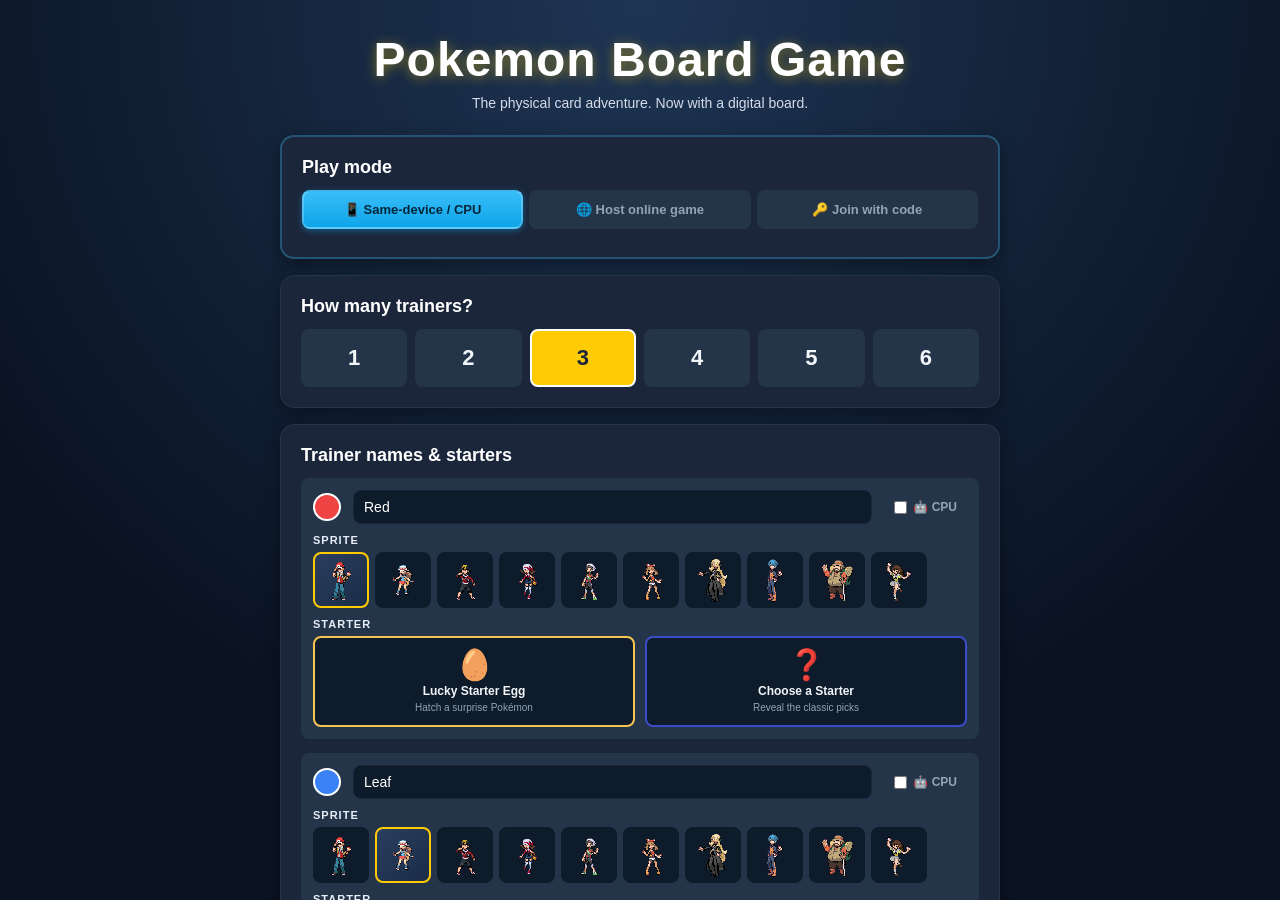
<file: index.html>
<!doctype html>
<html lang="en">
<head>
<meta charset="utf-8" />
<meta name="viewport" content="width=device-width, initial-scale=1, viewport-fit=cover" />
<title>Pokemon Board Game</title>
<link rel="stylesheet" href="styles.css" />
</head>
<body>

<div id="app" class="screen-setup">

  <!-- =====================  SETUP SCREEN  ===================== -->
  <section id="setup" class="setup">
    <header class="setup-header">
      <h1>Pokemon Board Game</h1>
      <p class="tagline">The physical card adventure. Now with a digital board.</p>
    </header>

    <div class="setup-card mp-card">
      <h2>Play mode</h2>
      <div class="mp-tabs">
        <button type="button" class="mp-tab active" data-mode="local">📱 Same-device / CPU</button>
        <button type="button" class="mp-tab" data-mode="host">🌐 Host online game</button>
        <button type="button" class="mp-tab" data-mode="join">🔑 Join with code</button>
      </div>
      <div id="mpJoinPanel" class="mp-panel" hidden>
        <p class="hint">Enter the 4-letter room code shared by the host.</p>
        <input type="text" id="mpJoinCode" class="mp-code-input" placeholder="ABCD" maxlength="4" />
        <button id="mpJoinBtn" class="primary-btn">Join room</button>
        <p class="hint" id="mpJoinStatus"></p>
      </div>
      <div id="mpHostPanel" class="mp-panel" hidden>
        <p class="hint">You'll get a 4-letter code to share with the other trainers. Up to 6 players (mix human + CPU).</p>
      </div>
    </div>

    <div class="setup-card">
      <h2>How many trainers?</h2>
      <div class="player-count-buttons" id="playerCountButtons">
        <button class="count-btn" data-count="1">1</button>
        <button class="count-btn" data-count="2">2</button>
        <button class="count-btn active" data-count="3">3</button>
        <button class="count-btn" data-count="4">4</button>
        <button class="count-btn" data-count="5">5</button>
        <button class="count-btn" data-count="6">6</button>
      </div>
    </div>

    <div class="setup-card">
      <h2>Trainer names &amp; starters</h2>
      <div id="trainerSetup" class="trainer-setup"></div>
    </div>

    <div class="setup-card">
      <h2>Options</h2>
      <label class="row">
        <input type="checkbox" id="optMusic" checked />
        <span>Background music per area</span>
      </label>
      <label class="row">
        <input type="checkbox" id="optSfx" checked />
        <span>Sound effects (encounters, hits, captures)</span>
      </label>
    </div>

    <div class="setup-actions">
      <button id="loadSaveBtn" class="ghost-btn">Resume last game</button>
      <button id="hallOfFameBtn" class="ghost-btn">Hall of Fame</button>
      <button id="arenaBtn" class="ghost-btn">⚔️ Champion Arena</button>
      <button id="minigamesBtn" class="ghost-btn">🎮 Mini-Games</button>
      <button id="setupFullscreenBtn" class="ghost-btn">⛶ Fullscreen</button>
      <button id="startGameBtn" class="primary-btn">Start adventure</button>
    </div>
  </section>

  <!-- =====================  GAME SCREEN  ===================== -->
  <section id="game" class="game" hidden>
    <div class="topbar">
      <div class="topbar-left">
        <span class="area-pill" id="areaPill">Pallet Town</span>
        <span class="turn-pill" id="turnPill">Turn 1</span>
        <span class="money-pill" id="moneyPill" title="Your money">💰 <strong id="moneyAmount">0</strong></span>
        <span id="mpRoomPill" class="mp-room-pill" hidden>🌐 <strong id="mpRoomCode"></strong></span>
      </div>
      <div class="topbar-center"></div>
      <div class="topbar-right">
        <button id="shopBtn" class="icon-btn" title="Poké Mart (buy / sell)">🛒</button>
        <button id="fullscreenBtn" class="icon-btn" title="Toggle fullscreen">⛶</button>
        <button id="audioToggle" class="icon-btn" title="Toggle music">♪</button>
        <button id="saveBtn" class="icon-btn" title="Save game">💾</button>
        <button id="quitBtn" class="icon-btn" title="Quit to setup">✕</button>
      </div>
    </div>

    <div class="main">
      <div class="board-pane" id="boardPane">
        <div id="boardWrap" class="board-wrap">
          <svg id="boardSvg" class="board-svg" viewBox="0 0 1000 1000" preserveAspectRatio="xMidYMid meet"></svg>
        </div>
        <!-- Big in-board dice overlay shown when the active player rolls -->
        <div id="bigDice" class="big-dice" hidden>
          <div class="big-dice-face" id="bigDiceFace">?</div>
          <div class="big-dice-caption" id="bigDiceCaption"></div>
        </div>
        <div id="mpWaitingBanner" class="mp-waiting" hidden></div>
      </div>

      <aside class="side-pane">
        <div class="trainer-panels" id="trainerPanels"></div>

        <div class="actions" id="actionsBar">
          <button id="rollMoveBtn" class="primary-btn">🎲 Roll the dice</button>
        </div>
        <!-- Manual dice row kept hidden so any code paths that reference it
             still resolve without errors. -->
        <div id="manualDiceRow" hidden>
          <button class="dice-btn" data-roll="1">1</button>
          <button class="dice-btn" data-roll="2">2</button>
          <button class="dice-btn" data-roll="3">3</button>
          <button class="dice-btn" data-roll="4">4</button>
          <button class="dice-btn" data-roll="5">5</button>
          <button class="dice-btn" data-roll="6">6</button>
        </div>
      </aside>
    </div>

    <!-- Hidden but kept for backward-compat with GameUI.log() calls -->
    <div class="logbar" id="logbar" hidden>
      <div class="log" id="log"></div>
    </div>
    <!-- End turn button hidden — auto-advances now -->
    <button id="endTurnBtn" hidden>End turn</button>
    <!-- Per-player card / partyGrid / inv lists — kept hidden for code paths
         that reference them while we transition. -->
    <div hidden>
      <div id="currentPlayerCard"></div>
      <div id="playerStrip"></div>
      <div id="partyGrid"></div>
      <ul id="itemList"></ul>
      <ul id="ballList"></ul>
      <span id="partyCount"></span>
    </div>
  </section>

  <!-- =====================  GYM LEADER PREVIEW (click a gym tile) ===================== -->
  <div id="gymPreviewModal" class="modal" hidden>
    <div class="modal-card gym-preview-card">
      <div class="gym-preview-header">
        <img id="gymPreviewLeaderSprite" class="gym-preview-leader" alt="" />
        <div>
          <h2 id="gymPreviewName">Gym Leader</h2>
          <p class="hint" id="gymPreviewCity"></p>
        </div>
      </div>
      <p class="hint" id="gymPreviewSubtitle">Team in battle order:</p>
      <div id="gymPreviewTeam" class="gym-preview-team"></div>
      <div class="gym-preview-meta" id="gymPreviewMeta"></div>
      <div class="gym-preview-actions">
        <button id="gymPreviewClose" class="primary-btn">Close</button>
      </div>
    </div>
  </div>

  <!-- =====================  GYM LEADER INTRO ANIMATION ===================== -->
  <div id="gymIntroModal" class="modal" hidden>
    <div class="modal-card gym-intro-card">
      <div class="gym-intro-flash"></div>
      <div class="gym-intro-leader-wrap">
        <img id="gymIntroLeaderSprite" class="gym-intro-leader" alt="" />
      </div>
      <h2 id="gymIntroName">Gym Leader</h2>
      <p class="hint" id="gymIntroCity"></p>
      <p class="gym-intro-subtitle" id="gymIntroSubtitle"></p>
      <div id="gymIntroTeam" class="gym-intro-team"></div>
      <button id="gymIntroSkipBtn" class="primary-btn gym-intro-skip">Battle!</button>
    </div>
  </div>

  <!-- =====================  PRE-GYM PARTY REORDER ===================== -->
  <div id="gymPrepModal" class="modal" hidden>
    <div class="modal-card gym-prep-card">
      <div class="gym-prep-header">
        <img id="gymPrepLeaderSprite" class="gym-prep-leader" alt="" />
        <div>
          <h2 id="gymPrepTitle">Prepare for battle</h2>
          <p class="hint" id="gymPrepSubtitle">Order your team — all of them fight; the top one leads. Click a Pokemon, then a slot, to move it.</p>
        </div>
      </div>
      <div class="gym-prep-opponent">
        <span class="hint">Their team:</span>
        <div id="gymPrepOppTeam" class="gym-prep-opp-team"></div>
      </div>
      <div class="gym-prep-party-section">
        <h3>Your party</h3>
        <div id="gymPrepPartyGrid" class="gym-prep-party"></div>
      </div>
      <div class="gym-prep-actions">
        <button id="gymPrepFightBtn" class="primary-btn">Fight!</button>
      </div>
    </div>
  </div>

  <!-- =====================  ENCOUNTER MODAL  ===================== -->
  <div id="encounterModal" class="modal" hidden>
    <div class="modal-card encounter-card">
      <div class="encounter-flash" id="encounterFlash"></div>
      <h2 id="encounterTitle">A wild Pokemon appeared!</h2>
      <div class="encounter-stage">
        <img id="encounterSprite" class="wild-sprite" alt="" />
        <div class="encounter-name" id="encounterName"></div>
        <div class="encounter-types" id="encounterTypes"></div>
        <div id="ballThrowAnim" class="ball-throw" hidden></div>
        <div id="diceRollAnim" class="dice-roll" hidden>?</div>
      </div>
      <div class="encounter-actions">
        <div class="catch-rate-display" id="catchRateDisplay"></div>
        <h3>Throw a ball</h3>
        <div class="ball-row" id="ballRow"></div>
        <button id="encounterAutoRollBtn" class="primary-btn">🎲 Roll the dice</button>
        <button id="encounterFleeBtn" class="ghost-btn">Run away</button>
      </div>
      <div id="encounterResult" class="encounter-result"></div>
    </div>
  </div>

  <!-- =====================  BATTLE MODAL  ===================== -->
  <div id="battleModal" class="modal" hidden>
    <div class="modal-card battle-card">
      <div class="battle-header">
        <img id="battleLeaderSprite" class="battle-leader-sprite" alt="" hidden />
        <div class="battle-header-text">
          <h2 id="battleTitle">Battle</h2>
          <span id="battleSubtitle" class="hint"></span>
        </div>
      </div>

      <div class="battle-arena" style="position:relative;">
        <div id="critFlashHolder" style="position:absolute;inset:0;pointer-events:none;"></div>
        <div class="combatant opponent">
          <div class="hp-bar">
            <div class="hp-name" id="oppName"></div>
            <div class="opp-team-status" id="oppTeamStatus" hidden></div>
            <div class="hp-track"><div class="hp-fill" id="oppHpFill"></div></div>
            <div class="hp-text" id="oppHpText"></div>
          </div>
          <img id="oppSprite" class="battle-sprite front" alt="" />
        </div>
        <div class="combatant player">
          <img id="playerSprite" class="battle-sprite back" alt="" />
          <div class="hp-bar">
            <div class="hp-name" id="playerName"></div>
            <div class="hp-track"><div class="hp-fill" id="playerHpFill"></div></div>
            <div class="hp-text" id="playerHpText"></div>
          </div>
        </div>
      </div>

      <div class="battle-message" id="battleMessage">Choose a move.</div>

      <div class="battle-actions">
        <div class="move-row" id="moveRow"></div>
        <div class="battle-controls">
          <button id="switchBtn" class="ghost-btn">Switch Pokemon</button>
          <button id="useItemBtn" class="ghost-btn">Use item</button>
          <button id="forfeitBtn" class="ghost-btn">Forfeit</button>
        </div>
        <div id="battleDicePrompt" class="battle-dice" hidden>
          <p class="dice-prompt-text" id="dicePromptText"></p>
          <div class="dice-row big" id="battleDiceRow">
            <button class="dice-btn" data-roll="1">1</button>
            <button class="dice-btn" data-roll="2">2</button>
            <button class="dice-btn" data-roll="3">3</button>
            <button class="dice-btn" data-roll="4">4</button>
            <button class="dice-btn" data-roll="5">5</button>
            <button class="dice-btn" data-roll="6">6</button>
          </div>
        </div>
      </div>

      <div class="battle-team" id="battleTeam"></div>
    </div>
  </div>

  <!-- =====================  TILE INFO MODAL  ===================== -->
  <div id="tileModal" class="modal" hidden>
    <div class="modal-card tile-card">
      <h2 id="tileTitle"></h2>
      <p id="tileDescription"></p>
      <div id="tileBody"></div>
      <div class="tile-actions">
        <button id="tileResolveBtn" class="primary-btn">Resolve</button>
      </div>
    </div>
  </div>

  <!-- =====================  BRANCH MODAL  ===================== -->
  <div id="branchModal" class="modal" hidden>
    <div class="modal-card branch-card">
      <h2>Pick your path</h2>
      <p>The road forks. Both reconverge later but the journey is different.</p>
      <div id="branchOptions" class="branch-options"></div>
    </div>
  </div>

  <!-- =====================  TRADE MODAL  ===================== -->
  <div id="tradeModal" class="modal" hidden>
    <div class="modal-card trade-card">
      <h2>Trade Pokemon</h2>
      <div class="trade-row">
        <div class="trade-half">
          <h3 id="tradeFromName"></h3>
          <p class="hint">Choose one of your Pokemon to offer</p>
          <div id="tradeFromParty" class="party-grid"></div>
        </div>
        <div class="trade-arrows">⇄</div>
        <div class="trade-half">
          <h3>Trade with</h3>
          <div id="tradeTargetSelect" class="trainer-select"></div>
          <p class="hint" id="tradeTargetHint">Pick who to trade with</p>
          <div class="trade-offer-tabs" id="tradeOfferTabs" hidden>
            <button type="button" class="trade-tab active" data-offer="pokemon">Pokemon</button>
            <button type="button" class="trade-tab" data-offer="items">Items / Balls</button>
          </div>
          <div id="tradeTargetParty" class="party-grid"></div>
          <div id="tradeTargetItems" class="item-grid" hidden></div>
        </div>
      </div>
      <div class="trade-actions">
        <button id="tradeCancelBtn" class="ghost-btn">Skip trade</button>
        <button id="tradeForceBtn" class="ghost-btn">Force trade</button>
        <button id="tradeConfirmBtn" class="primary-btn" disabled>Confirm trade</button>
      </div>
    </div>
  </div>

  <!-- ============= TRADE CONFIRM (two-player) ============= -->
  <div id="tradeConfirmModal" class="modal" hidden>
    <div class="modal-card trade-confirm-card">
      <h2 id="tradeConfirmTitle">Are you sure?</h2>
      <p class="hint" id="tradeConfirmSummary"></p>
      <div class="trade-confirm-stage">
        <div class="trade-confirm-side" id="tradeConfirmFromSide"></div>
        <div class="trade-confirm-arrow">⇄</div>
        <div class="trade-confirm-side" id="tradeConfirmTargetSide"></div>
      </div>
      <p class="trade-confirm-note" id="tradeConfirmNote">Both trainers must accept. Either side can decline.</p>
      <div class="trade-confirm-actions">
        <button id="tradeConfirmCancelBtn" class="ghost-btn">Cancel trade</button>
        <button id="tradeConfirmGoBtn" class="primary-btn" disabled>Confirming in 3s</button>
      </div>
    </div>
  </div>

  <!-- =====================  PVP CHOOSE PRIZE  ===================== -->
  <div id="pvpModal" class="modal" hidden>
    <div class="modal-card pvp-card">
      <h2>Trainer battle</h2>
      <p id="pvpIntro"></p>
      <div class="pvp-section">
        <h3>Pick the prize Pokemon</h3>
        <p class="hint">If you lose, this Pokemon goes to your opponent.</p>
        <div id="pvpPrizePicker" class="party-grid"></div>
      </div>
      <div class="pvp-actions">
        <button id="pvpStartBtn" class="primary-btn" disabled>Begin battle</button>
        <button id="pvpCancelBtn" class="ghost-btn">Cancel</button>
      </div>
    </div>
  </div>

  <!-- =====================  EVOLUTION PICKER  ===================== -->
  <div id="evolvePickerModal" class="modal" hidden>
    <div class="modal-card evolve-picker-card">
      <h2>Rare Candy · Pick a Pokemon to evolve or boost</h2>
      <p class="hint">Pokemon with a next evolution evolve. Pokemon that have peaked get a +25% HP / move power boost (stackable).</p>
      <div id="evolvePickerGrid" class="evolve-grid"></div>
      <div class="modal-actions">
        <button id="evolvePickerCancel" class="ghost-btn">Cancel</button>
      </div>
    </div>
  </div>

  <!-- =====================  EVOLUTION ANIMATION  ===================== -->
  <div id="evolveAnimModal" class="modal" hidden>
    <div class="modal-card evolve-anim-card">
      <h2 id="evolveAnimTitle">What?</h2>
      <div class="evolve-stage">
        <div class="evolve-sprite-wrap">
          <img id="evolveSpriteBefore" class="evolve-sprite" alt="" />
          <img id="evolveSpriteAfter" class="evolve-sprite evolve-sprite-after" alt="" />
          <div class="evolve-flash"></div>
        </div>
        <div id="evolveAnimMessage" class="evolve-anim-message"></div>
      </div>
    </div>
  </div>

  <!-- =====================  EGG HATCH ANIMATION  ===================== -->
  <div id="eggHatchModal" class="modal" hidden>
    <div class="modal-card egg-hatch-card">
      <h2 id="eggHatchTitle">Your Egg is hatching!</h2>
      <div class="egg-hatch-stage">
        <div class="egg-hatch-sparkle"></div>
        <div class="egg-hatch-egg" id="eggHatchEgg">🥚</div>
        <img class="egg-hatch-sprite" id="eggHatchSprite" alt="" hidden />
      </div>
      <p class="egg-hatch-message" id="eggHatchMessage"></p>
      <div class="egg-hatch-actions" id="eggHatchActions" hidden>
        <button id="eggHatchContinueBtn" class="primary-btn">Nice!</button>
      </div>
    </div>
  </div>

  <!-- =====================  POKÉ MART (SHOP)  ===================== -->
  <div id="shopModal" class="modal" hidden>
    <div class="modal-card shop-card">
      <div class="shop-header">
        <h2>🛒 Poké Mart</h2>
        <span class="shop-money">💰 <strong id="shopMoney">0</strong></span>
      </div>
      <div class="shop-tabs">
        <button type="button" class="shop-tab active" data-tab="buy">Buy</button>
        <button type="button" class="shop-tab" data-tab="sell">Sell</button>
      </div>
      <p class="hint" id="shopHint"></p>
      <div id="shopGrid" class="shop-grid"></div>
      <div class="modal-actions">
        <button id="shopCloseBtn" class="primary-btn">Done</button>
      </div>
    </div>
  </div>

  <!-- =====================  TEAM ROCKET ENCOUNTER  ===================== -->
  <div id="teamRocketModal" class="modal" hidden>
    <div class="modal-card team-rocket-card">
      <div class="tr-logo">R</div>
      <div class="tr-stage">
        <img class="tr-sprite tr-duo" src="sprites/trainers/jessiejames.png" alt="Jessie & James" onerror="this.style.display='none'" />
        <img id="teamRocketSprite" class="tr-sprite" src="sprites/front/52.gif" alt="Meowth" onerror="this.onerror=null;this.src='sprites/static/52.png'" />
      </div>
      <h2 class="tr-title">TEAM ROCKET!</h2>
      <p class="tr-subtitle" id="teamRocketSubtitle"></p>
      <div class="tr-actions" id="teamRocketActions" hidden>
        <button id="teamRocketContinueBtn" class="primary-btn">Continue</button>
      </div>
    </div>
  </div>

  <!-- =====================  TILE EDITOR  ===================== -->
  <div id="tileEditModal" class="modal" hidden>
    <div class="modal-card tile-edit-card">
      <h2 id="tileEditTitle">Edit tile</h2>
      <p class="hint" id="tileEditHint"></p>
      <div class="tile-edit-grid">
        <label>Type
          <select id="tileEditType">
            <option value="pokemon">Wild encounter (random)</option>
            <option value="specific">Specific Pokemon</option>
            <option value="item">Item (draw 2)</option>
            <option value="pokeball">Pokeball (draw 3)</option>
            <option value="masterball">Master Ball</option>
            <option value="trade">Trade</option>
            <option value="pokecentre">Pokemon Center (heal)</option>
            <option value="fainted">Fainted (back to PC)</option>
            <option value="gym">Gym battle</option>
            <option value="battle">PvP battle</option>
            <option value="branch">Branch (path fork)</option>
          </select>
        </label>
        <label>Area
          <select id="tileEditArea">
            <option value="pallet">Pallet Town</option>
            <option value="seafoam">Seafoam Islands</option>
            <option value="safari">Safari Zone</option>
            <option value="temple">Ancient Temple</option>
          </select>
        </label>
        <label id="tileEditSpeciesRow" hidden>Specific Pokemon
          <select id="tileEditSpecies"></select>
        </label>
        <label id="tileEditLeaderRow" hidden>Gym Leader
          <select id="tileEditLeader">
            <option value="brock">Brock</option>
            <option value="misty">Misty</option>
            <option value="blaine">Blaine</option>
            <option value="giovanni">Giovanni</option>
          </select>
        </label>
        <label id="tileEditBranchRow" hidden>Branch target tile IDs (comma sep, 2 IDs)
          <input id="tileEditBranchTo" type="text" placeholder="e.g. 36, 41" />
        </label>
        <label id="tileEditBranchLabelsRow" hidden>Branch labels (comma sep)
          <input id="tileEditBranchLabels" type="text" placeholder="Lower path, Upper path" />
        </label>
        <label>joinNext (skip to this tile after, optional)
          <input id="tileEditJoinNext" type="number" placeholder="e.g. 46" />
        </label>
        <label>Position X / Y
          <span style="display:flex;gap:6px;">
            <input id="tileEditX" type="number" style="width:80px;" />
            <input id="tileEditY" type="number" style="width:80px;" />
          </span>
        </label>
      </div>
      <div class="modal-actions">
        <button id="tileEditDelete" class="ghost-btn" style="color:#f87171;">Delete tile</button>
        <button id="tileEditCancel" class="ghost-btn">Cancel</button>
        <button id="tileEditSave" class="primary-btn">Save</button>
      </div>
    </div>
  </div>

  <!-- =====================  HALL OF FAME  ===================== -->
  <div id="hofModal" class="modal" hidden>
    <div class="modal-card hof-card">
      <h2>Hall of Fame</h2>
      <div id="hofList" class="hof-list"></div>
      <div class="hof-actions">
        <button id="hofCloseBtn" class="primary-btn">Close</button>
      </div>
    </div>
  </div>

  <!-- =====================  DICE PICKER (Loaded Dice)  ===================== -->
  <div id="dicePickerModal" class="modal" hidden>
    <div class="modal-card dice-picker-card">
      <h2>🎲 Loaded Dice</h2>
      <p class="hint">Choose what your next roll will be.</p>
      <div class="dice-pick-grid" id="dicePickGrid"></div>
      <div class="modal-actions">
        <button id="dicePickCancel" class="ghost-btn">Cancel</button>
      </div>
    </div>
  </div>

  <!-- =====================  MINI-GAMES HUB  ===================== -->
  <div id="minigamesModal" class="modal" hidden>
    <div class="modal-card minigames-card">
      <h2>🎮 Post-Game Mini-Games</h2>
      <p class="hint">Champion already? Keep the fun going.</p>
      <div id="minigamesGrid" class="minigames-grid"></div>
      <div class="modal-actions"><button id="minigamesCloseBtn" class="primary-btn">Close</button></div>
    </div>
  </div>

  <!-- =====================  WHO'S THAT POKÉMON?  ===================== -->
  <div id="whosThatModal" class="modal" hidden>
    <div class="modal-card wt-card">
      <h2>Who's That Pokémon?</h2>
      <div class="wt-streak">Streak: <strong id="wtStreak">0</strong> · Best: <strong id="wtBest">0</strong></div>
      <div class="wt-stage"><img id="wtSprite" class="wt-sprite silhouette" alt="" /></div>
      <div id="wtOptions" class="wt-options"></div>
      <p id="wtResult" class="wt-result"></p>
      <div class="modal-actions"><button id="wtQuitBtn" class="ghost-btn">Quit</button></div>
    </div>
  </div>

  <!-- =====================  TYPE MASTER  ===================== -->
  <div id="typeMasterModal" class="modal" hidden>
    <div class="modal-card tm-card">
      <h2>🧠 Type Master</h2>
      <div class="tm-streak">Streak: <strong id="tmStreak">0</strong> · Best: <strong id="tmBest">0</strong></div>
      <div class="tm-stage"><img id="tmSprite" class="tm-sprite" alt="" /><div id="tmTypePill" class="tm-type-pill"></div></div>
      <p id="tmQuestion" class="tm-question"></p>
      <div id="tmOptions" class="tm-options"></div>
      <p id="tmResult" class="tm-result"></p>
      <div class="modal-actions"><button id="tmQuitBtn" class="ghost-btn">Quit</button></div>
    </div>
  </div>

  <!-- =====================  BATTLE GAUNTLET  ===================== -->
  <div id="gauntletModal" class="modal" hidden>
    <div class="modal-card gauntlet-card">
      <h2 id="gauntletTitle">⚔️ Battle Gauntlet</h2>
      <p id="gauntletSub" class="hint"></p>
      <div id="gauntletBody" class="gauntlet-body"></div>
      <div class="modal-actions"><button id="gauntletCloseBtn" class="ghost-btn">Back</button></div>
    </div>
  </div>

  <!-- =====================  CHAMPION ARENA  ===================== -->
  <div id="arenaModal" class="modal" hidden>
    <div class="modal-card arena-card">
      <div class="arena-header">
        <h2>⚔️ Champion Arena</h2>
        <span class="arena-record" id="arenaRecord"></span>
      </div>
      <p class="arena-result" id="arenaResult" hidden></p>
      <p class="hint">Pick YOUR champion, then fight another. Faster-finishing teams have tougher AI — Hyper Potions, a Max Revive, and best-move targeting.</p>
      <div id="arenaList" class="arena-list"></div>
      <div class="modal-actions">
        <button id="arenaCloseBtn" class="primary-btn">Close</button>
      </div>
    </div>
  </div>

  <!-- =====================  ITEM PICKER  ===================== -->
  <div id="itemPickerModal" class="modal" hidden>
    <div class="modal-card item-picker-card">
      <h2 id="itemPickerTitle">Pick an item</h2>
      <p class="hint" id="itemPickerHint"></p>
      <div id="itemPickerGrid" class="item-grid"></div>
      <div class="modal-actions">
        <button id="itemPickerCancel" class="ghost-btn">Cancel</button>
      </div>
    </div>
  </div>

  <!-- =====================  CARD DRAW REVEAL  ===================== -->
  <div id="drawModal" class="modal" hidden>
    <div class="modal-card draw-card">
      <h2 id="drawTitle">You drew...</h2>
      <div id="drawReveal" class="draw-reveal"></div>
      <div class="modal-actions">
        <button id="drawContinueBtn" class="primary-btn">Continue</button>
      </div>
    </div>
  </div>

  <!-- =====================  RELEASE / GOODBYE  ===================== -->
  <div id="releaseModal" class="modal" hidden>
    <div class="modal-card release-card">
      <h2 id="releaseTitle">Say goodbye?</h2>
      <div class="release-stage">
        <div class="release-sparkle"></div>
        <img id="releaseSprite" class="release-sprite" alt="" />
        <div class="release-tear">💧</div>
      </div>
      <p class="release-message" id="releaseMessage"></p>
      <div class="release-reward" id="releaseReward"></div>
      <div id="releaseBonus" class="release-bonus" hidden></div>
      <div class="release-actions">
        <button id="releaseCancelBtn" class="ghost-btn">Keep them</button>
        <button id="releaseGoBtn" class="primary-btn release-go">Release</button>
      </div>
    </div>
  </div>

  <!-- =====================  OUT OF BALLS POPUP  ===================== -->
  <div id="noBallsModal" class="modal" hidden>
    <div class="modal-card no-balls-card">
      <h2>🥲 Out of Pokeballs!</h2>
      <p class="no-balls-message" id="noBallsMessage"></p>
    </div>
  </div>

  <!-- =====================  FAINTED POPUP  ===================== -->
  <div id="faintedModal" class="modal" hidden>
    <div class="modal-card fainted-card">
      <h2>💔 All Pokemon fainted!</h2>
      <div class="fainted-stage">
        <img id="faintedSprite" class="fainted-sprite" alt="" />
        <div class="fainted-label">× FAINTED ×</div>
      </div>
      <p class="fainted-message" id="faintedMessage"></p>
    </div>
  </div>

  <!-- =====================  VICTORY  ===================== -->
  <div id="victoryModal" class="modal" hidden>
    <div class="modal-card victory-card">
      <h1>HALL OF FAME</h1>
      <p class="winner-name" id="winnerName"></p>
      <p class="hint">Defeated Giovanni and entered the Hall of Fame</p>
      <div class="winner-team" id="winnerTeam"></div>
      <div class="modal-actions">
        <button id="victoryContinueBtn" class="primary-btn">Return to title</button>
      </div>
    </div>
  </div>

</div>

<audio id="bgMusic" loop preload="none"></audio>
<audio id="sfx" preload="none"></audio>

<script src="js/data.js"></script>
<script src="js/state.js"></script>
<script src="js/audio.js"></script>
<script src="js/board.js"></script>
<script src="js/ui.js"></script>
<script src="js/encounter.js"></script>
<script src="js/battle.js"></script>
<script src="js/items.js"></script>
<script src="js/trade.js"></script>
<script src="js/game.js"></script>
<script src="js/cpu.js"></script>
<script src="js/mp.js"></script>
<script src="js/minigames.js"></script>
<script src="js/main.js"></script>

</body>
</html>
</file>
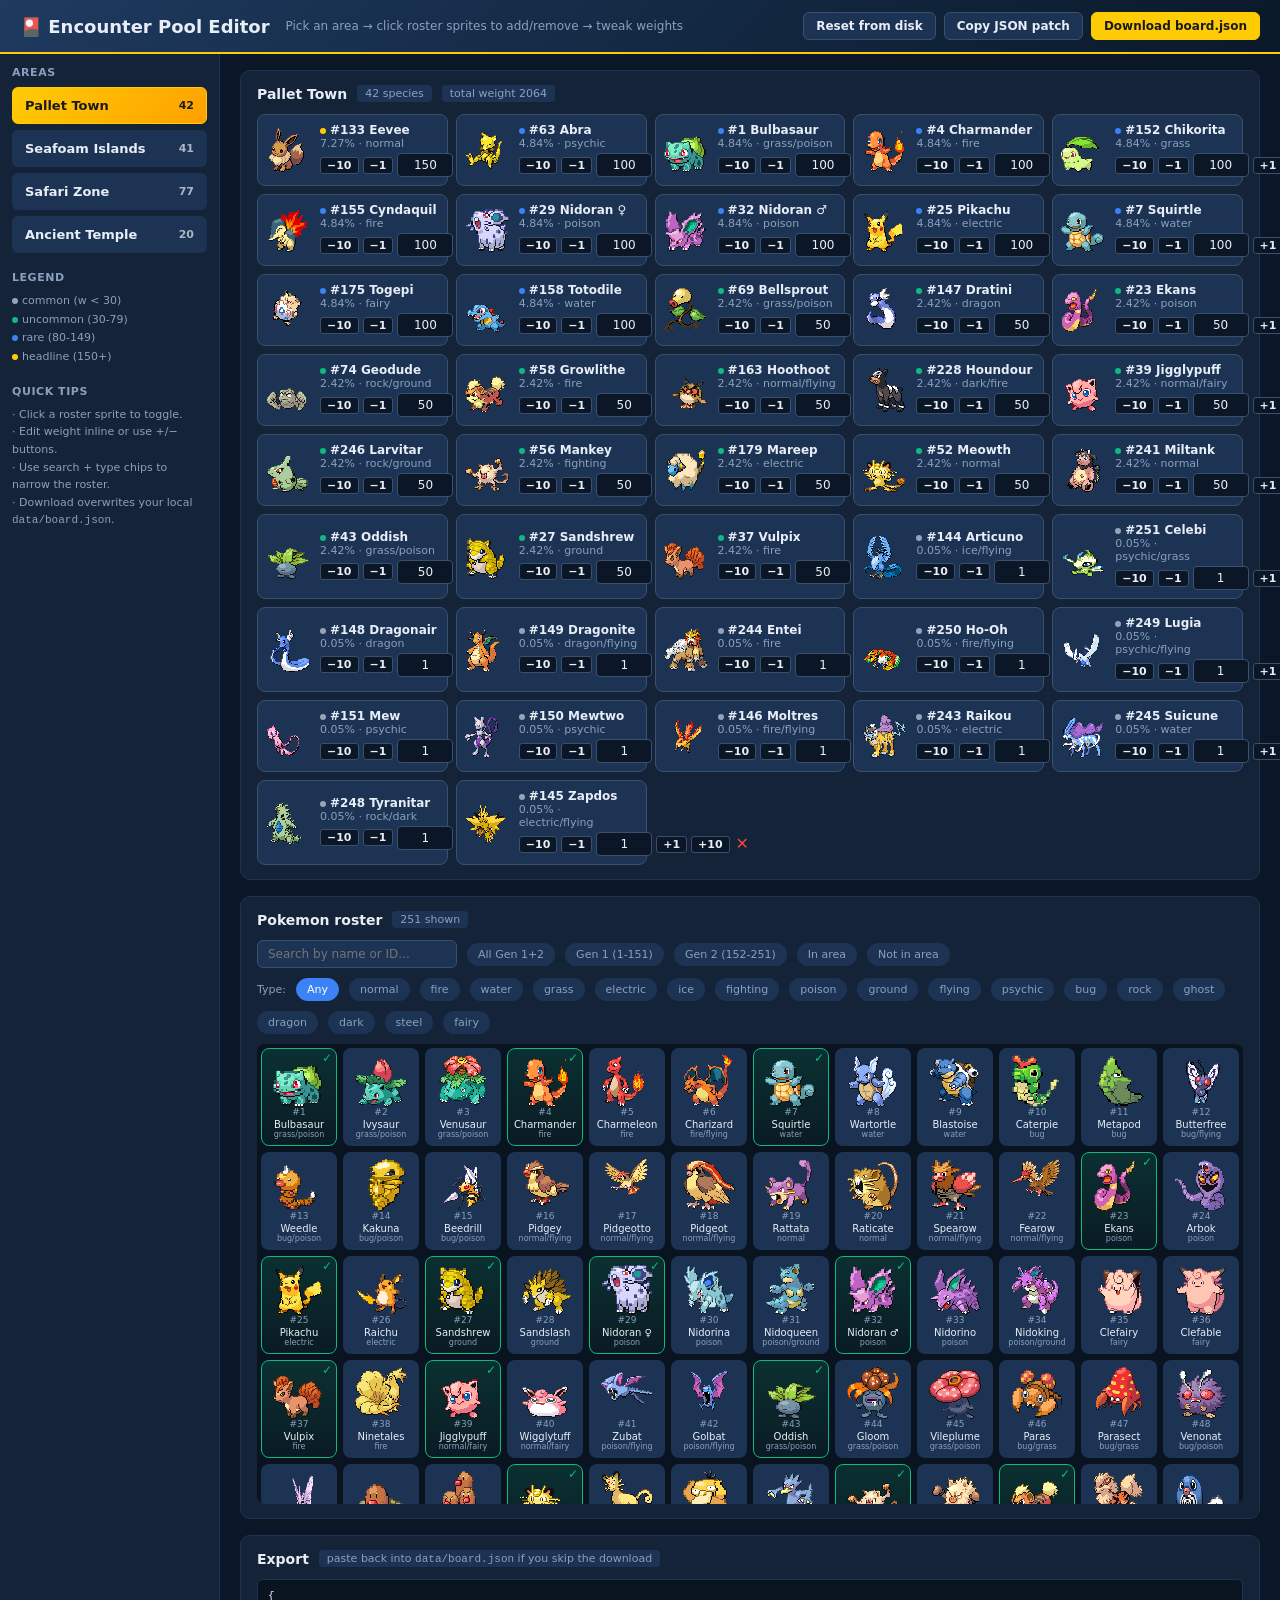
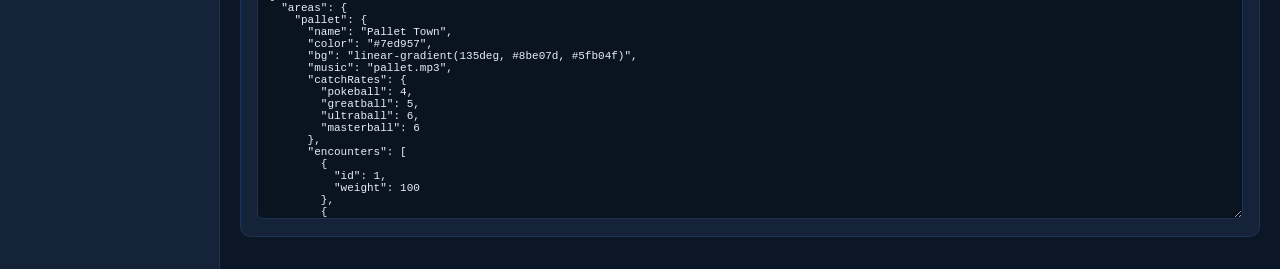
<file: tools/encounter-editor.html>
<!DOCTYPE html>
<html lang="en">
<head>
<meta charset="utf-8" />
<title>Encounter Pool Editor · Pokemon Board Game</title>
<meta name="viewport" content="width=1100" />
<style>
  :root {
    --bg: #0b1726;
    --bg-2: #142337;
    --bg-3: #1d3354;
    --ink: #e8eef7;
    --ink-dim: #8aa0bd;
    --pop: #ffcb05;
    --pop-2: #facc15;
    --green: #10b981;
    --red: #ef4444;
    --blue: #3b82f6;
    --purple: #a855f7;
  }
  * { box-sizing: border-box; }
  body {
    margin: 0;
    font-family: 'Helvetica Neue', system-ui, sans-serif;
    background: var(--bg);
    color: var(--ink);
    font-size: 13px;
  }
  header {
    background: linear-gradient(135deg, #1e3a5f, #0a1929);
    padding: 12px 20px;
    border-bottom: 2px solid var(--pop);
    display: flex; align-items: center; gap: 16px;
    position: sticky; top: 0; z-index: 10;
  }
  header h1 { margin: 0; font-size: 18px; }
  header .hint { color: var(--ink-dim); font-size: 12px; }
  header .actions { margin-left: auto; display: flex; gap: 8px; }
  button {
    background: var(--bg-3); color: var(--ink); border: 1px solid #3a516e;
    border-radius: 6px; padding: 6px 12px; cursor: pointer; font-size: 12px;
    font-family: inherit; font-weight: bold;
  }
  button:hover { background: #2d4a6e; }
  button.primary { background: var(--pop); color: #1a1a1a; border-color: var(--pop); }
  button.primary:hover { background: var(--pop-2); }
  button.danger { background: var(--red); border-color: #b91c1c; color: #fff; }

  .layout {
    display: grid;
    grid-template-columns: 220px 1fr;
    min-height: calc(100vh - 50px);
  }
  .sidebar {
    background: var(--bg-2);
    border-right: 1px solid var(--bg-3);
    padding: 12px;
  }
  .sidebar h2 { font-size: 11px; color: var(--ink-dim); text-transform: uppercase; margin: 0 0 8px; letter-spacing: 0.05em; }
  .area-btn {
    display: flex; align-items: center; justify-content: space-between;
    width: 100%;
    background: var(--bg-3); color: var(--ink);
    border: 1px solid transparent; border-radius: 6px;
    padding: 10px 12px; margin-bottom: 6px;
    cursor: pointer; font-size: 13px; font-weight: bold; font-family: inherit;
    text-align: left;
  }
  .area-btn:hover { background: #243a55; border-color: #3a516e; }
  .area-btn.active {
    background: linear-gradient(135deg, var(--pop), #ffa000);
    color: #1a1a1a; border-color: var(--pop);
  }
  .area-btn .area-count {
    font-size: 11px; opacity: 0.7;
  }
  .area-btn.active .area-count { color: #1a1a1a; opacity: 1; }

  .main { padding: 16px 20px; overflow-x: hidden; }
  .panel {
    background: var(--bg-2);
    border: 1px solid var(--bg-3);
    border-radius: 10px;
    padding: 14px 16px;
    margin-bottom: 16px;
  }
  .panel h2 {
    margin: 0 0 12px; font-size: 14px;
    display: flex; align-items: center; gap: 10px;
  }
  .panel h2 .badge {
    background: var(--bg-3); color: var(--ink-dim);
    padding: 2px 8px; border-radius: 4px; font-size: 11px;
    font-weight: normal;
  }
  .search {
    background: var(--bg-3); border: 1px solid #3a516e;
    color: var(--ink); padding: 6px 10px; border-radius: 6px;
    font-family: inherit; font-size: 12px; min-width: 200px;
  }

  /* ROSTER GRID */
  .roster {
    display: grid;
    grid-template-columns: repeat(auto-fill, minmax(76px, 1fr));
    gap: 6px;
    max-height: 460px;
    overflow-y: auto;
    padding: 4px;
    background: #0a1320;
    border-radius: 8px;
  }
  .mon-card {
    background: var(--bg-3);
    border: 1.5px solid transparent;
    border-radius: 8px;
    padding: 6px 4px;
    text-align: center;
    cursor: pointer;
    transition: transform 0.1s, border-color 0.1s, background 0.1s;
    position: relative;
  }
  .mon-card:hover {
    transform: translateY(-2px);
    border-color: var(--pop);
    background: #243a55;
  }
  .mon-card.in-area {
    border-color: var(--green);
    background: linear-gradient(180deg, rgba(16,185,129,0.18), rgba(16,185,129,0.05));
  }
  .mon-card.in-area::after {
    content: '✓'; position: absolute; top: 2px; right: 4px;
    color: var(--green); font-weight: bold; font-size: 12px;
  }
  .mon-card img {
    width: 52px; height: 52px;
    image-rendering: pixelated;
    display: block; margin: 0 auto;
  }
  .mon-card .mon-name {
    font-size: 10px; margin-top: 2px;
    white-space: nowrap; overflow: hidden; text-overflow: ellipsis;
  }
  .mon-card .mon-id { font-size: 9px; color: var(--ink-dim); }
  .mon-card .mon-types { font-size: 8px; color: var(--ink-dim); }

  /* AREA POOL GRID */
  .pool {
    display: grid;
    grid-template-columns: repeat(auto-fill, minmax(160px, 1fr));
    gap: 8px;
  }
  .pool-card {
    background: var(--bg-3); border: 1px solid #3a516e;
    border-radius: 8px; padding: 8px;
    display: flex; align-items: center; gap: 10px;
  }
  .pool-card img {
    width: 44px; height: 44px;
    image-rendering: pixelated;
  }
  .pool-card .pool-info { flex: 1; min-width: 0; }
  .pool-card .pool-name {
    font-weight: bold; font-size: 12px;
    white-space: nowrap; overflow: hidden; text-overflow: ellipsis;
  }
  .pool-card .pool-pct { font-size: 11px; color: var(--ink-dim); }
  .pool-card .weight-input {
    width: 56px; padding: 4px;
    background: var(--bg); color: var(--ink);
    border: 1px solid #3a516e; border-radius: 4px;
    text-align: center; font-family: inherit; font-size: 12px;
    -moz-appearance: textfield;
  }
  .pool-card .weight-input::-webkit-outer-spin-button,
  .pool-card .weight-input::-webkit-inner-spin-button {
    -webkit-appearance: none; margin: 0;
  }
  .pool-card .weight-row { display: flex; align-items: center; gap: 4px; margin-top: 3px; }
  .pool-card .w-btn {
    background: var(--bg); border: 1px solid #3a516e;
    color: var(--ink); padding: 2px 6px; border-radius: 3px;
    font-size: 11px; cursor: pointer; line-height: 1; font-family: inherit;
  }
  .pool-card .w-btn:hover { background: var(--bg-3); }
  .pool-card .remove-btn {
    background: transparent; border: none; color: var(--red);
    cursor: pointer; padding: 2px; font-size: 16px; line-height: 1;
  }

  /* EXPORT TEXTAREA */
  .export-area {
    width: 100%; min-height: 240px;
    background: #0a1320; color: var(--ink);
    border: 1px solid var(--bg-3); border-radius: 6px;
    padding: 10px; font-family: 'Consolas', monospace; font-size: 11px;
    resize: vertical;
  }

  /* TOAST */
  .toast {
    position: fixed; bottom: 20px; right: 20px;
    background: linear-gradient(135deg, var(--green), #047857);
    color: #fff; padding: 12px 18px; border-radius: 8px;
    font-weight: bold; font-size: 13px;
    box-shadow: 0 6px 16px rgba(0,0,0,0.5);
    animation: toast-pop 2.4s ease-out forwards;
    z-index: 100;
  }
  @keyframes toast-pop {
    0%   { opacity: 0; transform: translateY(20px); }
    15%  { opacity: 1; transform: translateY(0); }
    85%  { opacity: 1; }
    100% { opacity: 0; transform: translateY(10px); }
  }

  /* FILTERS */
  .filter-row {
    display: flex; align-items: center; gap: 10px; margin-bottom: 10px;
    flex-wrap: wrap;
  }
  .filter-row .chip {
    background: var(--bg-3); color: var(--ink-dim);
    padding: 4px 10px; border-radius: 12px; font-size: 11px;
    cursor: pointer; border: 1px solid transparent;
    user-select: none;
  }
  .filter-row .chip:hover { background: #243a55; color: var(--ink); }
  .filter-row .chip.active {
    background: var(--blue); color: #fff; border-color: var(--blue);
  }

  /* WEIGHT TIER BAR */
  .tier-marker {
    display: inline-block;
    width: 6px; height: 6px; border-radius: 50%;
    margin-right: 4px;
  }
  .tier-marker.common { background: #94a3b8; }
  .tier-marker.uncommon { background: var(--green); }
  .tier-marker.rare { background: var(--blue); }
  .tier-marker.legendary { background: var(--pop); }

  .empty-state {
    color: var(--ink-dim); font-size: 13px; padding: 20px; text-align: center;
  }
</style>
</head>
<body>

<header>
  <h1>🎴 Encounter Pool Editor</h1>
  <span class="hint">Pick an area → click roster sprites to add/remove → tweak weights</span>
  <div class="actions">
    <button id="resetBtn">Reset from disk</button>
    <button id="copyBtn">Copy JSON patch</button>
    <button id="downloadBtn" class="primary">Download board.json</button>
  </div>
</header>

<div class="layout">

  <!-- SIDEBAR -->
  <aside class="sidebar">
    <h2>Areas</h2>
    <div id="areaList"></div>
    <h2 style="margin-top:18px;">Legend</h2>
    <div style="font-size:11px;color:var(--ink-dim);line-height:1.7;">
      <div><span class="tier-marker common"></span>common (w &lt; 30)</div>
      <div><span class="tier-marker uncommon"></span>uncommon (30-79)</div>
      <div><span class="tier-marker rare"></span>rare (80-149)</div>
      <div><span class="tier-marker legendary"></span>headline (150+)</div>
    </div>
    <h2 style="margin-top:18px;">Quick tips</h2>
    <div style="font-size:11px;color:var(--ink-dim);line-height:1.6;">
      <div>· Click a roster sprite to toggle.</div>
      <div>· Edit weight inline or use +/− buttons.</div>
      <div>· Use search + type chips to narrow the roster.</div>
      <div>· Download overwrites your local <code>data/board.json</code>.</div>
    </div>
  </aside>

  <!-- MAIN -->
  <main class="main">

    <!-- POOL FOR ACTIVE AREA -->
    <div class="panel">
      <h2>
        <span id="poolAreaName">—</span>
        <span class="badge" id="poolCount">0 species</span>
        <span class="badge" id="poolTotalWeight">total weight 0</span>
      </h2>
      <div id="poolGrid" class="pool"></div>
    </div>

    <!-- ROSTER -->
    <div class="panel">
      <h2>
        Pokemon roster
        <span class="badge" id="rosterCount">— shown</span>
      </h2>
      <div class="filter-row">
        <input type="text" id="searchInput" class="search" placeholder="Search by name or ID..." />
        <span class="chip" data-gen="all">All Gen 1+2</span>
        <span class="chip" data-gen="1">Gen 1 (1-151)</span>
        <span class="chip" data-gen="2">Gen 2 (152-251)</span>
        <span class="chip" data-mode="in">In area</span>
        <span class="chip" data-mode="out">Not in area</span>
      </div>
      <div class="filter-row">
        <span style="font-size:11px;color:var(--ink-dim);">Type:</span>
        <span class="chip type-chip active" data-type="">Any</span>
        <span class="chip type-chip" data-type="normal">normal</span>
        <span class="chip type-chip" data-type="fire">fire</span>
        <span class="chip type-chip" data-type="water">water</span>
        <span class="chip type-chip" data-type="grass">grass</span>
        <span class="chip type-chip" data-type="electric">electric</span>
        <span class="chip type-chip" data-type="ice">ice</span>
        <span class="chip type-chip" data-type="fighting">fighting</span>
        <span class="chip type-chip" data-type="poison">poison</span>
        <span class="chip type-chip" data-type="ground">ground</span>
        <span class="chip type-chip" data-type="flying">flying</span>
        <span class="chip type-chip" data-type="psychic">psychic</span>
        <span class="chip type-chip" data-type="bug">bug</span>
        <span class="chip type-chip" data-type="rock">rock</span>
        <span class="chip type-chip" data-type="ghost">ghost</span>
        <span class="chip type-chip" data-type="dragon">dragon</span>
        <span class="chip type-chip" data-type="dark">dark</span>
        <span class="chip type-chip" data-type="steel">steel</span>
        <span class="chip type-chip" data-type="fairy">fairy</span>
      </div>
      <div id="rosterGrid" class="roster"></div>
    </div>

    <!-- EXPORT -->
    <div class="panel">
      <h2>Export
        <span class="badge">paste back into <code>data/board.json</code> if you skip the download</span>
      </h2>
      <textarea id="exportArea" class="export-area" readonly></textarea>
    </div>

  </main>
</div>

<script>
// Cache-busting fetch helpers
const dataPath = (rel) => '../' + rel + '?t=' + Date.now();

let board = null;
let pokemonDex = {};
let activeAreaId = null;
const filter = { search: '', gen: 'all', type: '', mode: 'all' };

// Boot
(async function () {
  const [boardRes, dexRes] = await Promise.all([
    fetch(dataPath('data/board.json')),
    fetch(dataPath('data/pokemon.json')),
  ]);
  board = await boardRes.json();
  const dexRaw = await dexRes.json();
  // pokemon.json wraps the index under .pokemon — unwrap so we can read by id.
  pokemonDex = dexRaw.pokemon || dexRaw;
  // Normalize encounters to {id, weight} objects
  for (const [areaId, area] of Object.entries(board.areas)) {
    area.encounters = (area.encounters || []).map(e =>
      typeof e === 'number' ? { id: e, weight: 1 } : { id: e.id, weight: e.weight ?? 1 }
    );
  }
  activeAreaId = Object.keys(board.areas)[0];
  renderAreas();
  renderPool();
  renderRoster();
  renderExport();
  bindFilterEvents();
})();

function spriteFor(id) {
  return `../sprites/front/${id}.gif`;
}
function staticSpriteFor(id) {
  return `../sprites/static/${id}.png`;
}
function pkmn(id) {
  return pokemonDex[String(id)] || { name: `#${id}`, types: [] };
}

function weightTier(w) {
  if (w >= 150) return 'legendary';
  if (w >= 80)  return 'rare';
  if (w >= 30)  return 'uncommon';
  return 'common';
}

function renderAreas() {
  const list = document.getElementById('areaList');
  list.innerHTML = '';
  for (const [id, area] of Object.entries(board.areas)) {
    const btn = document.createElement('button');
    btn.className = 'area-btn' + (id === activeAreaId ? ' active' : '');
    btn.innerHTML = `<span>${area.name || id}</span><span class="area-count">${area.encounters.length}</span>`;
    btn.onclick = () => {
      activeAreaId = id;
      renderAreas();
      renderPool();
      renderRoster();
      renderExport();
    };
    list.appendChild(btn);
  }
}

function renderPool() {
  const grid = document.getElementById('poolGrid');
  const area = board.areas[activeAreaId];
  document.getElementById('poolAreaName').textContent = area.name || activeAreaId;
  document.getElementById('poolCount').textContent = `${area.encounters.length} species`;
  const totalWeight = area.encounters.reduce((s, e) => s + (e.weight || 0), 0);
  document.getElementById('poolTotalWeight').textContent = `total weight ${totalWeight}`;
  grid.innerHTML = '';
  if (area.encounters.length === 0) {
    grid.innerHTML = '<div class="empty-state">No Pokemon in this area yet — click roster sprites below to add.</div>';
    return;
  }
  // Sort by weight desc, then name
  const sorted = [...area.encounters].sort((a, b) => (b.weight - a.weight) || pkmn(a.id).name.localeCompare(pkmn(b.id).name));
  sorted.forEach(entry => {
    const p = pkmn(entry.id);
    const pct = totalWeight > 0 ? (entry.weight / totalWeight * 100).toFixed(2) : '0';
    const card = document.createElement('div');
    card.className = 'pool-card';
    card.innerHTML = `
      <img src="${spriteFor(entry.id)}" onerror="this.onerror=null;this.src='${staticSpriteFor(entry.id)}'" alt="${p.name}" />
      <div class="pool-info">
        <div class="pool-name"><span class="tier-marker ${weightTier(entry.weight)}"></span>#${entry.id} ${p.name}</div>
        <div class="pool-pct">${pct}% · ${(p.types || []).join('/')}</div>
        <div class="weight-row">
          <button class="w-btn" data-id="${entry.id}" data-delta="-10">−10</button>
          <button class="w-btn" data-id="${entry.id}" data-delta="-1">−1</button>
          <input type="number" class="weight-input" data-id="${entry.id}" value="${entry.weight}" min="0" />
          <button class="w-btn" data-id="${entry.id}" data-delta="1">+1</button>
          <button class="w-btn" data-id="${entry.id}" data-delta="10">+10</button>
          <button class="remove-btn" data-id="${entry.id}" title="Remove">✕</button>
        </div>
      </div>
    `;
    grid.appendChild(card);
  });
  // Bind controls
  grid.querySelectorAll('.weight-input').forEach(inp => {
    inp.addEventListener('change', (e) => {
      const id = Number(e.target.dataset.id);
      const v = Math.max(0, Math.floor(Number(e.target.value) || 0));
      updateWeight(id, v);
    });
  });
  grid.querySelectorAll('.w-btn').forEach(btn => {
    btn.addEventListener('click', (e) => {
      const id = Number(e.target.dataset.id);
      const delta = Number(e.target.dataset.delta);
      const entry = board.areas[activeAreaId].encounters.find(x => x.id === id);
      if (!entry) return;
      const v = Math.max(0, entry.weight + delta);
      updateWeight(id, v);
    });
  });
  grid.querySelectorAll('.remove-btn').forEach(btn => {
    btn.addEventListener('click', (e) => {
      const id = Number(e.target.dataset.id);
      removeFromArea(id);
    });
  });
}

function renderRoster() {
  const grid = document.getElementById('rosterGrid');
  grid.innerHTML = '';
  const area = board.areas[activeAreaId];
  const inArea = new Set(area.encounters.map(e => e.id));
  const q = filter.search.toLowerCase().trim();
  let shown = 0;
  for (let id = 1; id <= 251; id++) {
    const p = pokemonDex[String(id)];
    if (!p) continue;
    if (filter.gen === '1' && id > 151) continue;
    if (filter.gen === '2' && id <= 151) continue;
    if (filter.mode === 'in' && !inArea.has(id)) continue;
    if (filter.mode === 'out' && inArea.has(id)) continue;
    if (filter.type && !(p.types || []).includes(filter.type)) continue;
    if (q && !p.name.toLowerCase().includes(q) && !String(id).includes(q)) continue;
    const card = document.createElement('div');
    card.className = 'mon-card' + (inArea.has(id) ? ' in-area' : '');
    card.title = `#${id} ${p.name} · ${(p.types || []).join('/')}`;
    card.innerHTML = `
      <img src="${spriteFor(id)}" onerror="this.onerror=null;this.src='${staticSpriteFor(id)}'" alt="${p.name}" />
      <div class="mon-id">#${id}</div>
      <div class="mon-name">${p.name}</div>
      <div class="mon-types">${(p.types || []).slice(0,2).join('/')}</div>
    `;
    card.addEventListener('click', () => toggleInArea(id));
    grid.appendChild(card);
    shown++;
  }
  document.getElementById('rosterCount').textContent = `${shown} shown`;
}

function toggleInArea(id) {
  const area = board.areas[activeAreaId];
  const idx = area.encounters.findIndex(e => e.id === id);
  if (idx >= 0) {
    area.encounters.splice(idx, 1);
  } else {
    // Default weight = median of current pool, fallback 50
    const weights = area.encounters.map(e => e.weight).sort((a, b) => a - b);
    const median = weights.length ? weights[Math.floor(weights.length / 2)] : 50;
    area.encounters.push({ id, weight: median });
  }
  renderAreas(); renderPool(); renderRoster(); renderExport();
}

function removeFromArea(id) {
  const area = board.areas[activeAreaId];
  area.encounters = area.encounters.filter(e => e.id !== id);
  renderAreas(); renderPool(); renderRoster(); renderExport();
}

function updateWeight(id, w) {
  const area = board.areas[activeAreaId];
  const entry = area.encounters.find(e => e.id === id);
  if (!entry) return;
  entry.weight = w;
  renderPool();
  renderExport();
}

function renderExport() {
  // Patch JSON: just the areas section (drop the rest of board.json to keep
  // the textarea readable — the download button still bundles the full file).
  const patch = {};
  for (const [id, area] of Object.entries(board.areas)) {
    patch[id] = {
      ...area,
      encounters: area.encounters.map(e => ({ id: e.id, weight: e.weight })),
    };
  }
  document.getElementById('exportArea').value = JSON.stringify({ areas: patch }, null, 2);
}

function bindFilterEvents() {
  document.getElementById('searchInput').addEventListener('input', (e) => {
    filter.search = e.target.value;
    renderRoster();
  });
  document.querySelectorAll('.chip[data-gen]').forEach(chip => {
    chip.addEventListener('click', () => {
      filter.gen = chip.dataset.gen;
      document.querySelectorAll('.chip[data-gen]').forEach(c => c.classList.toggle('active', c === chip));
      renderRoster();
    });
  });
  document.querySelectorAll('.chip[data-mode]').forEach(chip => {
    chip.addEventListener('click', () => {
      filter.mode = filter.mode === chip.dataset.mode ? 'all' : chip.dataset.mode;
      document.querySelectorAll('.chip[data-mode]').forEach(c => c.classList.toggle('active', c.dataset.mode === filter.mode));
      renderRoster();
    });
  });
  document.querySelectorAll('.chip.type-chip').forEach(chip => {
    chip.addEventListener('click', () => {
      filter.type = chip.dataset.type;
      document.querySelectorAll('.chip.type-chip').forEach(c => c.classList.toggle('active', c === chip));
      renderRoster();
    });
  });
  document.getElementById('copyBtn').addEventListener('click', () => {
    const ta = document.getElementById('exportArea');
    ta.select();
    document.execCommand('copy');
    toast('Patch copied to clipboard');
  });
  document.getElementById('downloadBtn').addEventListener('click', async () => {
    // Re-fetch the full board.json fresh so we keep tiles/gyms unchanged, then
    // patch in the edited areas section.
    const r = await fetch(dataPath('data/board.json'));
    const full = await r.json();
    for (const [id, area] of Object.entries(board.areas)) {
      full.areas[id] = {
        ...full.areas[id],
        encounters: area.encounters.map(e => ({ id: e.id, weight: e.weight })),
      };
    }
    const blob = new Blob([JSON.stringify(full, null, 2)], { type: 'application/json' });
    const a = document.createElement('a');
    a.href = URL.createObjectURL(blob);
    a.download = 'board.json';
    a.click();
    URL.revokeObjectURL(a.href);
    toast('Downloaded board.json — drop it into data/');
  });
  document.getElementById('resetBtn').addEventListener('click', async () => {
    if (!confirm('Throw away unsaved changes and re-load from disk?')) return;
    location.reload();
  });
}

function toast(msg) {
  const t = document.createElement('div');
  t.className = 'toast';
  t.textContent = msg;
  document.body.appendChild(t);
  setTimeout(() => t.remove(), 2400);
}
</script>

</body>
</html>
</file>
<file: styles.css>
/* =========================================================
   POKEMON BOARD GAME
   Local web app served on port 5995
   No external CSS dependencies. One stylesheet.
========================================================= */

:root {
  --bg: #0d1b2a;
  --bg-2: #1b263b;
  --bg-3: #243549;
  --ink: #f1f5f9;
  --ink-dim: #94a3b8;
  --pop: #ffcb05;
  --pop-2: #3b4cca;
  --pop-3: #cc0000;
  --grass: #78c850;
  --water: #6890f0;
  --fire: #f08030;
  --electric: #f8d030;
  --psychic: #f85888;
  --ice: #98d8d8;
  --rock: #b8a038;
  --ground: #e0c068;
  --bug: #a8b820;
  --ghost: #705898;
  --dragon: #7038f8;
  --dark: #705848;
  --steel: #b8b8d0;
  --fairy: #ee99ac;
  --normal: #a8a878;
  --poison: #a040a0;
  --fighting: #c03028;
  --flying: #a890f0;
  --pallet: #7ed957;
  --seafoam: #5bc0eb;
  --safari: #d9a85c;
  --temple: #a86fce;
  --shadow: 0 6px 18px rgba(0,0,0,0.35);
  --shadow-2: 0 10px 28px rgba(0,0,0,0.45);
  --radius: 14px;
  --radius-sm: 8px;
  --font-display: 'Press Start 2P', 'Courier New', monospace;
  --font-body: -apple-system, BlinkMacSystemFont, 'Segoe UI', Roboto, sans-serif;
}

* { box-sizing: border-box; }
html, body { margin: 0; padding: 0; height: 100%; }
[hidden] { display: none !important; }
body {
  background: radial-gradient(circle at 50% 0%, #1e3554 0%, #0a1322 70%);
  color: var(--ink);
  font-family: var(--font-body);
  overflow: hidden;
}

/* Use dynamic viewport height (dvh) so the mobile / tablet URL bar doesn't
   clip the bottom of the layout. Falls back to vh on older browsers. */
#app {
  width: 100vw;
  height: 100vh;
  height: 100dvh;
  display: flex;
  flex-direction: column;
}

/* ============== SETUP SCREEN ============== */
.setup {
  width: 100%;
  height: 100%;
  display: flex;
  flex-direction: column;
  align-items: center;
  padding: 32px 16px calc(48px + env(safe-area-inset-bottom));
  overflow-y: auto;
  -webkit-overflow-scrolling: touch;
}
.setup-header { text-align: center; margin-bottom: 24px; }
.setup-header h1 {
  font-size: 48px;
  margin: 0 0 8px;
  color: #ffffff;
  text-shadow: 0 2px 12px rgba(255,203,5,0.45);
  letter-spacing: 1px;
}
.tagline { color: #d4dceb; margin: 0; font-size: 14px; }

.setup-card {
  width: min(720px, 92vw);
  background: var(--bg-2);
  border: 1px solid var(--bg-3);
  border-radius: var(--radius);
  padding: 20px;
  margin-bottom: 16px;
  box-shadow: var(--shadow);
}
.setup-card h2 { margin: 0 0 12px; font-size: 18px; color: #ffffff; }
.setup-card .trainer-pick-section h4 { color: #e8eef7; }
.starter-pick span, .trainer-sprite-pick { color: #ffffff; }
.trainer-name-input { color: #ffffff !important; }

.player-count-buttons {
  display: flex;
  gap: 8px;
  flex-wrap: wrap;
}
.count-btn {
  flex: 1;
  min-width: 56px;
  padding: 14px 10px;
  background: var(--bg-3);
  color: var(--ink);
  border: 2px solid transparent;
  border-radius: var(--radius-sm);
  font-size: 22px;
  font-weight: bold;
  cursor: pointer;
  transition: all 0.15s;
}
.count-btn:hover { background: #2f4565; }
.count-btn.active {
  background: var(--pop);
  color: #1b263b;
  border-color: #fff;
}

.trainer-setup {
  display: flex;
  flex-direction: column;
  gap: 14px;
}
.trainer-row-v {
  background: var(--bg-3);
  padding: 12px;
  border-radius: var(--radius-sm);
  display: flex;
  flex-direction: column;
  gap: 10px;
}
.trainer-row-header { display: flex; align-items: center; gap: 12px; }
.trainer-color {
  width: 28px;
  height: 28px;
  border-radius: 50%;
  border: 2px solid #fff;
  flex-shrink: 0;
}
.trainer-name-input {
  flex: 1;
  background: var(--bg);
  border: 1px solid var(--bg-2);
  color: var(--ink);
  padding: 8px 10px;
  border-radius: var(--radius-sm);
  font-size: 14px;
}
.trainer-pick-section h4 {
  margin: 0 0 6px;
  font-size: 11px;
  color: var(--ink-dim);
  text-transform: uppercase;
  letter-spacing: 1px;
}
.trainer-sprite-grid, .starter-grid {
  display: flex;
  gap: 6px;
  flex-wrap: wrap;
}
.trainer-sprite-pick {
  background: var(--bg);
  border: 2px solid transparent;
  border-radius: var(--radius-sm);
  padding: 4px;
  cursor: pointer;
  width: 56px;
  height: 56px;
  display: flex;
  align-items: center;
  justify-content: center;
  transition: all 0.1s;
}
.trainer-sprite-pick:hover { background: #1c2f4a; transform: translateY(-2px); }
.trainer-sprite-pick.selected { border-color: var(--pop); background: linear-gradient(135deg, #2a3e5e, #1a2c47); }
.trainer-sprite-pick img { width: 100%; height: 100%; image-rendering: pixelated; object-fit: contain; }

.starter-pick {
  background: var(--bg);
  border: 2px solid transparent;
  border-radius: var(--radius-sm);
  padding: 6px;
  cursor: pointer;
  width: 76px;
  display: flex;
  flex-direction: column;
  align-items: center;
  gap: 2px;
  transition: all 0.1s;
}
.starter-pick:hover { background: #1c2f4a; transform: translateY(-2px); }
.starter-pick.selected { border-color: var(--pop); background: linear-gradient(135deg, #2a3e5e, #1a2c47); }
.starter-pick img { width: 48px; height: 48px; image-rendering: pixelated; object-fit: contain; }
.starter-pick span { font-size: 11px; font-weight: bold; }

/* Player card showing trainer sprite */
.cp-trainer-img {
  width: 56px;
  height: 56px;
  image-rendering: pixelated;
  background: rgba(0,0,0,0.3);
  border-radius: 8px;
  padding: 2px;
}
.player-chip-img { width: 22px; height: 22px; image-rendering: pixelated; vertical-align: middle; margin-right: 4px; }

.row { display: flex; align-items: center; gap: 10px; padding: 6px 0; }

.setup-actions {
  display: flex;
  gap: 12px;
  margin-top: 16px;
  width: min(720px, 92vw);
}
.primary-btn {
  flex: 1;
  background: linear-gradient(180deg, var(--pop) 0%, #ff8800 100%);
  color: #1b263b;
  font-size: 18px;
  font-weight: bold;
  border: none;
  padding: 16px;
  border-radius: var(--radius-sm);
  cursor: pointer;
  box-shadow: var(--shadow);
  transition: transform 0.1s;
}
.primary-btn:hover:not(:disabled) { transform: translateY(-2px); }
.primary-btn:disabled { opacity: 0.4; cursor: not-allowed; }

.ghost-btn {
  background: var(--bg-3);
  color: var(--ink);
  font-size: 14px;
  border: 1px solid #3a516e;
  padding: 12px 16px;
  border-radius: var(--radius-sm);
  cursor: pointer;
  transition: background 0.15s;
}
.ghost-btn:hover { background: #344a6a; }

.icon-btn {
  background: transparent;
  color: var(--ink);
  border: 1px solid var(--bg-3);
  width: 36px;
  height: 36px;
  border-radius: 50%;
  cursor: pointer;
  font-size: 16px;
  display: inline-flex;
  align-items: center;
  justify-content: center;
}
.icon-btn:hover { background: var(--bg-3); }

/* ============== GAME SCREEN ============== */
.game { display: flex; flex-direction: column; height: 100%; }
.topbar {
  height: 48px;
  background: linear-gradient(180deg, #18253a, #0e1828);
  display: flex;
  align-items: center;
  justify-content: space-between;
  padding: 0 12px;
  border-bottom: 1px solid var(--bg-3);
  flex-shrink: 0;
}
.topbar-left, .topbar-right { display: flex; gap: 10px; align-items: center; }
.game-title { font-weight: bold; color: var(--pop); letter-spacing: 0.5px; }
.area-pill, .turn-pill {
  padding: 4px 12px;
  border-radius: 999px;
  font-size: 12px;
  background: var(--bg-3);
  color: var(--ink);
}
.area-pill { background: linear-gradient(90deg, var(--pallet), var(--seafoam)); color: #102338; font-weight: bold; }

.main {
  flex: 1;
  display: grid;
  grid-template-columns: minmax(0, 1fr) 520px;
  overflow: hidden;
  min-height: 0;
}

/* BOARD PANE */
.board-pane {
  background: radial-gradient(circle at 50% 50%, #14253a 0%, #06101e 100%);
  padding: 16px;
  display: flex;
  align-items: center;
  justify-content: center;
  overflow: hidden;
  position: relative;
  cursor: pointer;
}
.board-pane.can-roll::after {
  content: "👆 Tap board to roll";
  position: absolute;
  bottom: 12px;
  left: 50%;
  transform: translateX(-50%);
  background: linear-gradient(180deg, var(--pop), #ff8800);
  color: var(--bg);
  padding: 6px 14px;
  border-radius: 99px;
  font-size: 12px;
  font-weight: bold;
  letter-spacing: 0.5px;
  pointer-events: none;
  box-shadow: 0 4px 12px rgba(255,156,0,0.45);
  animation: tapHint 1.4s ease-in-out infinite;
  z-index: 5;
}
@keyframes tapHint {
  0%, 100% { transform: translateX(-50%) translateY(0); opacity: 1; }
  50%      { transform: translateX(-50%) translateY(-4px); opacity: 0.75; }
}
.board-wrap {
  width: 100%;
  height: 100%;
  max-width: 100%;
  max-height: 100%;
  display: flex;
  align-items: center;
  justify-content: center;
}
.board-svg {
  width: 100%;
  height: 100%;
  display: block;
}

/* SIDE PANE — outer flex container; only the inner panel list scrolls,
   the action bar is always pinned at the bottom. */
.side-pane {
  background: linear-gradient(180deg, #14253a, #0e1828);
  border-left: 1px solid var(--bg-3);
  display: flex;
  flex-direction: column;
  overflow: hidden;
  padding: 10px;
  gap: 10px;
  min-height: 0;
}

.player-strip { display: flex; gap: 6px; flex-wrap: wrap; }
.player-chip {
  background: var(--bg-3);
  padding: 4px 10px;
  border-radius: 999px;
  font-size: 11px;
  border: 2px solid transparent;
  cursor: pointer;
  display: flex;
  align-items: center;
  gap: 6px;
}
.player-chip .dot { width: 10px; height: 10px; border-radius: 50%; }
.player-chip.active { border-color: var(--pop); background: linear-gradient(180deg, #2a3e5e, #1b2c47); }

.current-player {
  background: linear-gradient(135deg, #1d3556, #14253a);
  padding: 12px;
  border-radius: var(--radius);
  border: 1px solid var(--bg-3);
  display: flex;
  align-items: center;
  gap: 12px;
}
.cp-color { width: 32px; height: 32px; border-radius: 50%; border: 2px solid #fff; flex-shrink: 0; }
.cp-name { font-weight: bold; font-size: 16px; }
.cp-pos { font-size: 12px; color: var(--ink-dim); margin-top: 2px; }
.cp-money { font-size: 13px; font-weight: 700; color: #ffd23f; margin-top: 3px; }
.player-chip .chip-money { margin-left: 6px; color: #ffd23f; font-weight: 700; }

.section-header { display: flex; justify-content: space-between; align-items: baseline; padding: 0 4px; }
.section-header h3 { margin: 0; font-size: 13px; color: var(--ink-dim); text-transform: uppercase; letter-spacing: 1px; }
.hint { font-size: 11px; color: var(--ink-dim); }

.party-grid {
  display: grid;
  grid-template-columns: repeat(3, 1fr);
  gap: 6px;
}
.party-card {
  background: linear-gradient(135deg, #2a3e5e, #1a2c47);
  border: 1px solid #3a516e;
  border-radius: var(--radius-sm);
  padding: 6px 4px 4px;
  text-align: center;
  cursor: pointer;
  transition: transform 0.1s;
  position: relative;
  min-height: 110px;
}
.party-card:hover { transform: translateY(-2px); border-color: var(--pop); }
.party-card:hover .pc-btn { opacity: 1; }
.party-card.fainted { opacity: 0.45; filter: grayscale(80%); }
.party-card.selected { border-color: var(--pop); box-shadow: 0 0 0 2px var(--pop); }
.party-card.battle-slot { border-color: var(--pop); box-shadow: inset 0 0 0 1px rgba(255,203,5,0.4); }
.party-card.battle-slot.empty { border-color: rgba(255,203,5,0.4); }
.battle-slot-badge {
  position: absolute;
  top: -6px;
  left: -6px;
  background: var(--pop);
  color: var(--bg);
  width: 18px;
  height: 18px;
  border-radius: 50%;
  font-size: 10px;
  font-weight: bold;
  display: flex;
  align-items: center;
  justify-content: center;
  z-index: 2;
  border: 1px solid var(--bg);
}
.pc-btn {
  background: rgba(0,0,0,0.6);
  color: #fff;
  border: 1px solid rgba(255,255,255,0.2);
  border-radius: 3px;
  font-size: 9px;
  padding: 2px 4px;
  cursor: pointer;
  opacity: 0;
  transition: opacity 0.15s, background 0.1s;
  display: flex;
  align-items: center;
  justify-content: center;
}
.pc-btn:hover { background: var(--pop); color: var(--bg); }
/* Drag handle and drag-drop visual state */
.party-card.draggable { cursor: grab; }
.party-card.draggable:active { cursor: grabbing; }
.drag-handle {
  position: absolute;
  top: 2px;
  right: 2px;
  color: rgba(255,255,255,0.4);
  font-size: 10px;
  letter-spacing: -1px;
  cursor: grab;
  pointer-events: none;
  opacity: 0;
  transition: opacity 0.15s;
  user-select: none;
}
.party-card:hover .drag-handle { opacity: 1; }
.party-card.dragging { opacity: 0.35; }
.party-card.drag-over {
  outline: 2px dashed var(--pop);
  outline-offset: 2px;
  background: linear-gradient(135deg, #3d5a82, #243d5e);
}
.pc-discard {
  position: absolute;
  bottom: 2px;
  right: 2px;
  width: 16px;
  height: 16px;
  background: rgba(220,38,38,0.7);
  font-size: 9px;
  z-index: 3;
}
.pc-discard:hover { background: #dc2626; }
.party-card img {
  width: 100%;
  height: 56px;
  object-fit: contain;
  image-rendering: pixelated;
}
.party-card .pc-name {
  font-size: 10px;
  font-weight: bold;
  margin-top: 2px;
  white-space: nowrap;
  overflow: hidden;
  text-overflow: ellipsis;
}
.party-card .pc-hp {
  height: 4px;
  background: #2a1d2e;
  border-radius: 2px;
  overflow: hidden;
  margin-top: 2px;
}
.party-card .pc-hp-fill {
  height: 100%;
  background: linear-gradient(90deg, #4ade80, #84cc16);
}
.party-card .pc-hp-fill.mid { background: linear-gradient(90deg, #facc15, #eab308); }
.party-card .pc-hp-fill.low { background: linear-gradient(90deg, #f87171, #dc2626); }
.party-card .pc-types {
  display: flex;
  gap: 2px;
  justify-content: center;
  margin-top: 2px;
}
.party-card .type-pill {
  font-size: 8px;
  padding: 1px 4px;
  border-radius: 4px;
  color: #fff;
  text-shadow: 0 1px 0 rgba(0,0,0,0.3);
}

.party-card.empty {
  background: rgba(255,255,255,0.04);
  border: 1px dashed #3a516e;
  cursor: default;
  display: flex;
  align-items: center;
  justify-content: center;
  color: var(--ink-dim);
  font-size: 18px;
}

.inventory { display: grid; grid-template-columns: 1fr 1fr; gap: 8px; }
.inventory-block {
  background: var(--bg-3);
  padding: 10px;
  border-radius: var(--radius-sm);
}
.inventory-block h4 {
  margin: 0 0 6px;
  font-size: 11px;
  color: var(--ink-dim);
  text-transform: uppercase;
  letter-spacing: 1px;
}
.inv-list { list-style: none; margin: 0; padding: 0; max-height: 140px; overflow-y: auto; }
.inv-list li {
  display: flex;
  justify-content: space-between;
  align-items: center;
  font-size: 12px;
  padding: 3px 0;
  border-bottom: 1px solid rgba(255,255,255,0.05);
}
.inv-list .inv-name {
  display: inline-flex;
  align-items: center;
  gap: 6px;
}
.inv-list .inv-sprite {
  width: 22px;
  height: 22px;
  image-rendering: pixelated;
  flex-shrink: 0;
}
.inv-list .count {
  background: var(--bg);
  padding: 1px 6px;
  border-radius: 99px;
  font-size: 11px;
  font-weight: bold;
}
.inv-list .use {
  background: var(--pop);
  color: var(--bg);
  border: none;
  padding: 2px 6px;
  border-radius: 4px;
  font-size: 10px;
  font-weight: bold;
  cursor: pointer;
  margin-left: 4px;
}

.actions {
  display: flex;
  flex-direction: column;
  gap: 8px;
  margin-top: auto;
}
.dice-row {
  display: flex;
  gap: 4px;
  flex-wrap: wrap;
}
.dice-row.big { gap: 8px; }
.dice-btn {
  background: linear-gradient(180deg, #fff, #d4d4d4);
  color: #1b263b;
  border: 2px solid #1b263b;
  border-radius: 8px;
  width: 38px;
  height: 38px;
  font-size: 16px;
  font-weight: bold;
  cursor: pointer;
  box-shadow: inset 0 -3px 0 rgba(0,0,0,0.15);
  transition: transform 0.08s;
}
.dice-row.big .dice-btn {
  width: 56px;
  height: 56px;
  font-size: 22px;
}
.dice-btn:hover { transform: translateY(-1px); }
.dice-btn:active { transform: translateY(1px); box-shadow: inset 0 1px 0 rgba(0,0,0,0.2); }
.dice-btn:disabled { opacity: 0.3; cursor: not-allowed; }

/* LOG BAR */
.logbar {
  height: 88px;
  background: linear-gradient(180deg, #0e1828, #050c16);
  border-top: 1px solid var(--bg-3);
  padding: 8px 12px;
  overflow-y: auto;
  flex-shrink: 0;
}
.log { font-size: 12px; line-height: 1.5; }
.log .entry { padding: 2px 0; }
.log .entry .actor { color: var(--pop); font-weight: bold; }
.log .entry .system { color: var(--ink-dim); font-style: italic; }
.log .entry.crit { color: var(--pop); }
.log .entry.win { color: #4ade80; font-weight: bold; }
.log .entry.lose { color: #f87171; }

/* ============== MODAL ============== */
.modal {
  position: fixed;
  inset: 0;
  background: rgba(0,0,0,0.7);
  backdrop-filter: blur(4px);
  display: flex;
  align-items: center;
  justify-content: center;
  z-index: 100;
  animation: modalIn 0.2s ease;
}
@keyframes modalIn {
  from { opacity: 0; }
  to { opacity: 1; }
}
.modal-card {
  background: linear-gradient(180deg, #1f3454, #14253a);
  border: 2px solid var(--pop);
  border-radius: var(--radius);
  padding: 24px;
  width: min(640px, 92vw);
  max-height: 90vh;
  overflow-y: auto;
  box-shadow: var(--shadow-2);
  animation: cardIn 0.25s cubic-bezier(0.34, 1.56, 0.64, 1);
}
@keyframes cardIn {
  from { transform: scale(0.9) translateY(20px); opacity: 0; }
  to { transform: scale(1) translateY(0); opacity: 1; }
}
.modal-card h2 { margin-top: 0; color: var(--pop); }
.modal-actions, .tile-actions, .pvp-actions, .victory-card .modal-actions {
  display: flex;
  gap: 10px;
  margin-top: 16px;
  justify-content: flex-end;
}

/* ENCOUNTER */
.encounter-card { max-width: 560px; text-align: center; }
.encounter-flash {
  position: absolute;
  inset: 0;
  background: radial-gradient(circle, rgba(255,203,5,0.2) 0%, transparent 70%);
  pointer-events: none;
  animation: flash 1s ease;
}
@keyframes flash { 0% { opacity: 0; } 50% { opacity: 1; } 100% { opacity: 0; } }
.encounter-stage {
  position: relative;
  background: linear-gradient(180deg, #4a7c3a 0%, #2a4a1a 100%);
  background-size: cover;
  background-position: center;
  border: 3px solid var(--bg);
  border-radius: var(--radius);
  padding: 20px;
  margin: 16px 0;
  overflow: hidden;
  min-height: 220px;
}
/* Region backdrops — tile the texture and add gradient overlay for sprite contrast */
.encounter-stage.region-pallet {
  background-image: linear-gradient(180deg, rgba(50,100,40,0.0), rgba(20,60,15,0.3)), url('assets/grass2.png');
  background-repeat: repeat;
  background-size: auto;
}
.encounter-stage.region-seafoam {
  background-image: linear-gradient(180deg, rgba(40,80,150,0.0), rgba(10,30,80,0.4)), url('assets/water.png');
  background-repeat: repeat;
  background-size: auto;
}
.encounter-stage.region-safari {
  background-image: linear-gradient(180deg, rgba(80,60,30,0.0), rgba(50,30,10,0.3)), url('assets/cave2.png');
  background-repeat: repeat;
  background-size: auto;
}
.encounter-stage.region-temple {
  background-image: linear-gradient(180deg, rgba(20,30,80,0.2), rgba(5,10,40,0.5)), url('assets/night grass.png');
  background-repeat: repeat;
  background-size: auto;
}
.wild-sprite { filter: drop-shadow(0 6px 12px rgba(0,0,0,0.6)); }
/* Pokeball throw + wiggle animation */
.ball-throw {
  position: absolute;
  width: 32px;
  height: 32px;
  border-radius: 50%;
  background: linear-gradient(180deg, #ff3030 0%, #ff3030 48%, #1a1a1a 48%, #1a1a1a 52%, #f5f5f5 52%, #f5f5f5 100%);
  border: 2px solid #1a1a1a;
  box-shadow: 0 4px 8px rgba(0,0,0,0.4), inset 0 -2px 4px rgba(0,0,0,0.3), inset 0 2px 3px rgba(255,255,255,0.4);
  pointer-events: none;
  z-index: 5;
  bottom: 30px;
  left: 30px;
}
.ball-throw::after {
  content: '';
  position: absolute;
  top: 50%;
  left: 50%;
  width: 10px;
  height: 10px;
  margin: -5px 0 0 -5px;
  border-radius: 50%;
  background: #f5f5f5;
  border: 2px solid #1a1a1a;
  box-shadow: inset 0 0 0 1px #888;
}
@keyframes ballThrowArc {
  0%   { left: 30px; bottom: 30px; transform: rotate(0deg) scale(1); opacity: 0; }
  10%  { opacity: 1; }
  50%  { left: calc(50% - 16px); bottom: 70%; transform: rotate(540deg) scale(1.1); }
  100% { left: calc(50% - 16px); bottom: 50%; transform: rotate(1080deg) scale(1); opacity: 1; }
}
@keyframes ballWiggle {
  0%, 100% { transform: rotate(0deg); }
  25%      { transform: rotate(-30deg); }
  75%      { transform: rotate(30deg); }
}
@keyframes ballBreak {
  0%   { transform: scale(1); opacity: 1; }
  50%  { transform: scale(1.4); opacity: 0.8; }
  100% { transform: scale(2.2); opacity: 0; }
}
@keyframes ballGoldGlow {
  0%   { box-shadow: 0 0 4px #ffcb05, 0 4px 8px rgba(0,0,0,0.4); transform: scale(1); }
  60%  { box-shadow: 0 0 28px #ffcb05, 0 0 50px rgba(255,203,5,0.6), 0 4px 8px rgba(0,0,0,0.4); transform: scale(1.15); }
  100% { box-shadow: 0 0 16px #ffcb05, 0 0 32px rgba(255,203,5,0.4), 0 4px 8px rgba(0,0,0,0.4); transform: scale(1); }
}
.ball-throw.throwing {
  animation: ballThrowArc 0.4s ease-out forwards;
}
.ball-throw.wiggling {
  left: calc(50% - 16px);
  bottom: 50%;
  animation: ballWiggle 0.32s ease-in-out;
}
.ball-throw.caught {
  left: calc(50% - 16px);
  bottom: 50%;
  background: linear-gradient(180deg, #ffcb05 0%, #ffcb05 48%, #1a1a1a 48%, #1a1a1a 52%, #f5f5f5 52%, #f5f5f5 100%);
  animation: ballGoldGlow 0.6s ease-out forwards;
}
.ball-throw.broken {
  left: calc(50% - 16px);
  bottom: 50%;
  animation: ballBreak 0.4s ease-out forwards;
}

/* Dice roll animation overlay */
.dice-roll {
  position: absolute;
  top: 50%;
  right: 16px;
  left: auto;
  width: 72px;
  height: 72px;
  margin: -36px 0 0 0;
  background: linear-gradient(180deg, #ffffff 0%, #e0e0e0 100%);
  color: #1b263b;
  border: 4px solid #1b263b;
  border-radius: 14px;
  font-size: 44px;
  font-weight: 900;
  font-family: 'Press Start 2P', system-ui, monospace;
  display: flex;
  align-items: center;
  justify-content: center;
  box-shadow: 0 8px 20px rgba(0,0,0,0.5), inset 0 -4px 0 rgba(0,0,0,0.15);
  pointer-events: none;
  z-index: 10;
  text-shadow: 0 2px 0 rgba(0,0,0,0.1);
}
@keyframes diceTumble {
  0%   { transform: scale(0.4) rotate(0deg); opacity: 0; }
  20%  { transform: scale(1.1) rotate(180deg); opacity: 1; }
  40%  { transform: scale(0.95) rotate(360deg); }
  60%  { transform: scale(1.05) rotate(540deg); }
  80%  { transform: scale(0.98) rotate(720deg); }
  100% { transform: scale(1) rotate(720deg); }
}
@keyframes diceSettle {
  0%   { transform: scale(1.4); box-shadow: 0 0 32px var(--pop), 0 8px 20px rgba(0,0,0,0.5); }
  100% { transform: scale(1);   box-shadow: 0 0 16px var(--pop), 0 8px 20px rgba(0,0,0,0.5); }
}
.dice-roll.tumbling { animation: diceTumble 0.42s ease-out forwards; }
.dice-roll.settled {
  animation: diceSettle 0.18s ease-out forwards;
  background: linear-gradient(180deg, #ffcb05 0%, #ff8800 100%);
  color: #1b263b;
  border-color: #1b263b;
}

/* Wild Pokemon sprite — shrink into ball / escape off-frame */
@keyframes wildShrinkPoof {
  0%   { transform: scale(1) translate(0, 0); opacity: 1; filter: brightness(1); }
  30%  { transform: scale(0.6) translate(0, 30%); opacity: 0.9; filter: brightness(2) hue-rotate(-30deg); }
  70%  { transform: scale(0.15) translate(0, 50%); opacity: 0.5; filter: brightness(4) hue-rotate(-60deg); }
  100% { transform: scale(0) translate(0, 60%); opacity: 0; filter: brightness(6); }
}
@keyframes wildReappear {
  0%   { transform: scale(0); opacity: 0; }
  60%  { transform: scale(1.2); opacity: 1; }
  100% { transform: scale(1); opacity: 1; }
}
@keyframes wildRunOff {
  0%   { transform: translate(0, 0) scale(1); opacity: 1; }
  30%  { transform: translate(-10%, -8px) scale(1); opacity: 1; }
  100% { transform: translate(180%, -20px) scale(0.7) rotate(8deg); opacity: 0; }
}
.wild-sprite { transition: transform 0.2s; }
.wild-sprite.shrinking { animation: wildShrinkPoof 0.28s ease-in forwards; }
.wild-sprite.reappearing { animation: wildReappear 0.22s ease-out forwards; }
.wild-sprite.running-off { animation: wildRunOff 0.5s ease-in forwards; }
.wild-sprite {
  width: 144px;
  height: 144px;
  image-rendering: pixelated;
  filter: drop-shadow(0 4px 8px rgba(0,0,0,0.5));
}
.encounter-name { font-size: 22px; font-weight: bold; margin-top: 8px; }
.encounter-types { display: flex; gap: 4px; justify-content: center; margin-top: 4px; }
.type-pill {
  display: inline-block;
  padding: 2px 10px;
  border-radius: 99px;
  font-size: 11px;
  font-weight: bold;
  color: #fff;
  text-shadow: 0 1px 0 rgba(0,0,0,0.3);
  text-transform: uppercase;
}
.ball-row {
  display: flex;
  gap: 8px;
  justify-content: center;
  flex-wrap: wrap;
  margin: 12px 0;
}
.ball-btn {
  background: linear-gradient(180deg, var(--bg-3), var(--bg-2));
  color: var(--ink);
  border: 2px solid var(--bg);
  border-radius: 8px;
  padding: 8px 12px;
  cursor: pointer;
  display: flex;
  align-items: center;
  gap: 6px;
  font-size: 13px;
}
.ball-btn .ball-icon { width: 24px; height: 24px; border-radius: 50%; flex-shrink: 0; }
.ball-btn[data-ball="pokeball"] .ball-icon { background: linear-gradient(180deg, #f00 0%, #f00 50%, #fff 50%, #fff 100%); border: 1px solid #000; }
.ball-btn[data-ball="greatball"] .ball-icon { background: linear-gradient(180deg, #00f 0%, #00f 50%, #fff 50%, #fff 100%); border: 1px solid #000; }
.ball-btn[data-ball="ultraball"] .ball-icon { background: linear-gradient(180deg, #fc0 0%, #fc0 30%, #333 30%, #333 50%, #fff 50%, #fff 100%); border: 1px solid #000; }
.ball-btn[data-ball="masterball"] .ball-icon { background: linear-gradient(180deg, #a0f 0%, #a0f 50%, #fff 50%, #fff 100%); position: relative; border: 1px solid #000; }
.ball-btn.selected { border-color: var(--pop); background: linear-gradient(180deg, #2a3e5e, #1d3556); }
.ball-btn:disabled { opacity: 0.4; cursor: not-allowed; }
.catch-rate-display {
  background: var(--bg);
  padding: 8px;
  border-radius: 6px;
  font-size: 12px;
  margin-bottom: 8px;
}
.encounter-result {
  margin-top: 12px;
  font-size: 16px;
  font-weight: bold;
  min-height: 24px;
}
.encounter-result.caught { color: #4ade80; }
.encounter-result.missed { color: #f87171; }

/* BATTLE */
.battle-card { max-width: 760px; }
.battle-header {
  display: flex;
  align-items: center;
  gap: 12px;
  margin-bottom: 8px;
}
.battle-header-text { flex: 1; display: flex; flex-direction: column; gap: 2px; }
.battle-header-text h2 { margin: 0; }
.battle-leader-sprite {
  width: 64px;
  height: 64px;
  image-rendering: pixelated;
  filter: drop-shadow(0 3px 6px rgba(0,0,0,0.5));
  border-radius: 6px;
  background: linear-gradient(180deg, rgba(255,203,5,0.15), transparent);
  padding: 2px;
  flex-shrink: 0;
}
.victory-leader-sprite {
  width: 48px;
  height: 48px;
  image-rendering: pixelated;
  vertical-align: middle;
  margin-right: 8px;
  filter: drop-shadow(0 2px 4px rgba(0,0,0,0.5));
}
.victory-versus {
  display: flex;
  align-items: center;
  justify-content: center;
  gap: 12px;
  margin: 0 auto 8px;
}
.victory-vs-side {
  display: flex;
  flex-direction: column;
  align-items: center;
  gap: 4px;
}
.victory-vs-side img {
  width: 96px;
  height: 96px;
  image-rendering: pixelated;
  filter: drop-shadow(0 4px 8px rgba(0,0,0,0.5));
}
.victory-vs-side.defeated img { filter: drop-shadow(0 4px 8px rgba(0,0,0,0.5)) grayscale(0.5) brightness(0.7); }
.victory-vs-arrow { color: var(--pop); font-weight: bold; letter-spacing: 1px; font-size: 13px; }
.victory-color-dot { width: 48px; height: 48px; border-radius: 50%; display: inline-block; }

/* RELEASE / GOODBYE MODAL */
.release-card {
  max-width: 420px;
  text-align: center;
  border: 2px solid rgba(248,113,113,0.4);
}
.release-card h2 { margin: 0 0 4px; color: var(--pop); }
.release-stage {
  position: relative;
  margin: 16px auto;
  width: 160px;
  height: 160px;
  display: flex;
  align-items: center;
  justify-content: center;
  background: radial-gradient(circle at 50% 60%, rgba(255,255,255,0.06), transparent 70%);
  border-radius: 12px;
}
.release-sparkle {
  position: absolute;
  inset: 0;
  background:
    radial-gradient(circle at 20% 30%, rgba(255,255,255,0.5) 0, transparent 2px),
    radial-gradient(circle at 80% 20%, rgba(255,255,255,0.3) 0, transparent 2px),
    radial-gradient(circle at 70% 80%, rgba(255,255,255,0.4) 0, transparent 2px),
    radial-gradient(circle at 30% 75%, rgba(255,255,255,0.3) 0, transparent 2px);
  opacity: 0.6;
  animation: releaseSparkle 2.4s ease-in-out infinite;
  pointer-events: none;
}
@keyframes releaseSparkle {
  0%, 100% { opacity: 0.3; transform: scale(1); }
  50% { opacity: 0.7; transform: scale(1.05); }
}
.release-sprite {
  width: 128px;
  height: 128px;
  image-rendering: pixelated;
  filter: drop-shadow(0 6px 12px rgba(0,0,0,0.5));
  position: relative;
  z-index: 1;
}
.release-sprite.waving {
  animation: releaseWave 1.4s ease-in-out infinite;
  transform-origin: 50% 90%;
}
@keyframes releaseWave {
  0%   { transform: rotate(-6deg) translateY(0); }
  25%  { transform: rotate(6deg) translateY(-4px); }
  50%  { transform: rotate(-4deg) translateY(0); }
  75%  { transform: rotate(8deg) translateY(-2px); }
  100% { transform: rotate(-6deg) translateY(0); }
}
.release-tear {
  position: absolute;
  top: 35%;
  right: 22%;
  font-size: 20px;
  filter: drop-shadow(0 2px 3px rgba(0,0,0,0.4));
  animation: releaseTear 2.1s ease-in infinite;
  z-index: 2;
}
@keyframes releaseTear {
  0%   { transform: translateY(-8px); opacity: 0; }
  20%  { opacity: 1; }
  80%  { opacity: 1; }
  100% { transform: translateY(28px); opacity: 0; }
}
.release-message {
  color: var(--ink-dim);
  margin: 4px 0 8px;
  font-style: italic;
  font-size: 13px;
}
.release-reward {
  background: var(--bg-3);
  padding: 8px 12px;
  border-radius: 6px;
  font-weight: bold;
  color: var(--pop);
  margin: 12px auto 8px;
  display: inline-block;
}
.release-bonus {
  background: linear-gradient(180deg, var(--pop) 0%, #ff8800 100%);
  color: var(--bg);
  font-weight: bold;
  font-size: 12px;
  padding: 6px 10px;
  border-radius: 6px;
  margin: 0 auto 12px;
  display: inline-block;
}
.release-bonus-badge {
  background: rgba(0,0,0,0.25);
  color: #fff;
  padding: 2px 6px;
  border-radius: 4px;
  margin-right: 6px;
  font-size: 11px;
}
.release-actions {
  display: flex;
  gap: 10px;
  justify-content: center;
  margin-top: 12px;
}
.release-go {
  background: linear-gradient(180deg, #ef4444, #b91c1c);
  border-color: #b91c1c;
}
.release-go:hover { background: linear-gradient(180deg, #f87171, #dc2626); }

/* ===========================================================
   MULTI-TRAINER SIDE PANE  (final-product layout — immersive)
   =========================================================== */
.side-pane { padding: 12px; gap: 12px; }

.trainer-panels {
  display: flex;
  flex-direction: column;
  gap: 12px;
  flex: 1;
  min-height: 0;
  overflow-y: auto;
  padding-right: 4px;
}

.trainer-panel {
  background:
    radial-gradient(circle at 0% 0%, rgba(255,255,255,0.05), transparent 60%),
    linear-gradient(165deg, #1a2c47 0%, #0d1a2e 100%);
  border: 2px solid #1f3454;
  border-radius: 14px;
  padding: 14px 16px 14px;
  position: relative;
  transition: border-color 0.25s, box-shadow 0.25s, transform 0.25s;
  box-shadow: 0 4px 14px rgba(0,0,0,0.35), inset 0 1px 0 rgba(255,255,255,0.04);
}
.trainer-panel.active {
  border-color: var(--pop);
  background:
    radial-gradient(circle at 0% 0%, rgba(255,203,5,0.12), transparent 55%),
    linear-gradient(165deg, #2a3f64 0%, #142540 100%);
  animation: tpPulse 2.2s ease-in-out infinite;
}
@keyframes tpPulse {
  0%, 100% { box-shadow: 0 0 0 2px rgba(255,203,5,0.45), 0 6px 24px rgba(255,203,5,0.16), inset 0 1px 0 rgba(255,255,255,0.06); }
  50%      { box-shadow: 0 0 0 4px rgba(255,203,5,0.75), 0 10px 36px rgba(255,203,5,0.40), inset 0 1px 0 rgba(255,255,255,0.08); }
}

.tp-header {
  display: flex;
  align-items: center;
  gap: 12px;
  margin-bottom: 10px;
}
.tp-sprite {
  width: 56px;
  height: 56px;
  image-rendering: pixelated;
  border-radius: 8px;
  background: linear-gradient(180deg, rgba(255,255,255,0.06), rgba(0,0,0,0.35));
  padding: 2px;
  flex-shrink: 0;
  filter: drop-shadow(0 3px 5px rgba(0,0,0,0.55));
}
.tp-color { width: 56px; height: 56px; border-radius: 50%; border: 2px solid #fff; flex-shrink: 0; }
.tp-headinfo { flex: 1; min-width: 0; }
.tp-name {
  font-size: 17px;
  font-weight: bold;
  display: flex;
  align-items: center;
  gap: 8px;
  white-space: nowrap;
  overflow: hidden;
  text-overflow: ellipsis;
  letter-spacing: 0.2px;
}
.tp-active-tag {
  background: linear-gradient(180deg, var(--pop) 0%, #ff9d00 100%);
  color: var(--bg);
  font-size: 10px;
  padding: 2px 8px;
  border-radius: 99px;
  font-weight: bold;
  letter-spacing: 1px;
  animation: tpTagBlink 1.2s ease-in-out infinite;
  box-shadow: 0 2px 4px rgba(255,156,0,0.4);
}
.tp-cpu-tag {
  background: linear-gradient(180deg, #38bdf8, #0ea5e9);
  color: #04263a;
  font-size: 9px;
  padding: 2px 6px;
  border-radius: 99px;
  font-weight: bold;
  letter-spacing: 0.5px;
  box-shadow: 0 2px 4px rgba(14,165,233,0.4);
}
.tp-me-tag {
  background: linear-gradient(180deg, #4ade80, #16a34a);
  color: #04261a;
  font-size: 9px;
  padding: 2px 6px;
  border-radius: 99px;
  font-weight: bold;
  letter-spacing: 0.5px;
  box-shadow: 0 2px 4px rgba(22,163,74,0.4);
}
.trainer-panel.owned { border-color: rgba(74,222,128,0.45); }
.trainer-panel.owned.active { border-color: var(--pop); }

/* CPU toggle on setup screen */
.cpu-toggle {
  display: inline-flex;
  align-items: center;
  gap: 6px;
  cursor: pointer;
  background: var(--bg-3);
  padding: 4px 10px;
  border-radius: 99px;
  font-size: 12px;
  font-weight: bold;
  color: var(--ink-dim);
  transition: all 0.15s;
  user-select: none;
}
.cpu-toggle:hover { background: var(--bg-2); color: var(--ink); }
.cpu-toggle-input { margin: 0; accent-color: #0ea5e9; }
.trainer-row-v.is-cpu .cpu-toggle {
  background: linear-gradient(180deg, #38bdf8, #0ea5e9);
  color: #04263a;
  box-shadow: 0 2px 6px rgba(14,165,233,0.4);
}
.ghost-select {
  background: var(--bg-3);
  color: var(--ink);
  border: 1px solid #3a4a63;
  border-radius: 8px;
  padding: 6px 8px;
  font-size: 12px;
  max-width: 190px;
  cursor: pointer;
}
.ghost-select:focus { outline: none; border-color: var(--pop); }
@keyframes tpTagBlink {
  0%, 100% { opacity: 1; transform: scale(1); }
  50%      { opacity: 0.7; transform: scale(0.94); }
}
.tp-pos { font-size: 12px; color: var(--ink-dim); margin-top: 3px; }
.tp-counts { display: flex; gap: 6px; flex-shrink: 0; }
.tp-count-pill {
  background: linear-gradient(180deg, var(--bg-2), var(--bg));
  padding: 4px 10px;
  border-radius: 99px;
  font-size: 12px;
  font-weight: bold;
  color: var(--pop);
  border: 1px solid var(--bg-3);
}

.tp-party {
  display: grid;
  grid-template-columns: repeat(6, 1fr);
  gap: 6px;
  margin-bottom: 10px;
}
.tp-mon {
  background: linear-gradient(135deg, #2c4068, #16263f);
  border: 1px solid #3a516e;
  border-radius: 8px;
  padding: 4px 3px 3px;
  position: relative;
  cursor: pointer;
  text-align: center;
  min-height: 84px;
  display: flex;
  flex-direction: column;
  justify-content: space-between;
  transition: transform 0.12s, border-color 0.12s, box-shadow 0.12s;
  box-shadow: 0 2px 4px rgba(0,0,0,0.3);
}
.tp-mon:hover { transform: translateY(-2px); border-color: var(--pop); box-shadow: 0 4px 10px rgba(255,203,5,0.25); }
.tp-mon[draggable="true"] { touch-action: manipulation; }
.tp-mon.dragging {
  opacity: 0.6;
  transform: scale(1.06);
  box-shadow: 0 8px 22px rgba(255,203,5,0.55);
  z-index: 5;
  touch-action: none;
}
.tp-mon.drag-over {
  outline: 3px dashed var(--pop);
  outline-offset: 3px;
  background: linear-gradient(135deg, #3d5a82, #243d5e);
  transform: scale(1.04);
}
.tp-mon.fainted { opacity: 0.4; filter: grayscale(80%); }
.tp-mon.battle-slot {
  border-color: rgba(255,203,5,0.6);
  box-shadow: inset 0 0 0 1px rgba(255,203,5,0.35), 0 2px 4px rgba(0,0,0,0.3);
}
.tp-mon.empty {
  background: rgba(255,255,255,0.03);
  border: 1px dashed #2f4666;
  color: var(--ink-dim);
  font-size: 18px;
  cursor: default;
  display: flex;
  align-items: center;
  justify-content: center;
  box-shadow: none;
}
.tp-mon img {
  width: 100%;
  height: 56px;
  object-fit: contain;
  image-rendering: pixelated;
}
.tp-mon-name {
  font-size: 10px;
  font-weight: bold;
  white-space: nowrap;
  overflow: hidden;
  text-overflow: ellipsis;
  margin-top: 2px;
}
.tp-mon-hp {
  height: 4px;
  background: #2a1d2e;
  border-radius: 2px;
  overflow: hidden;
  margin-top: 2px;
}
.tp-mon-hp-fill {
  height: 100%;
  background: linear-gradient(90deg, #4ade80, #84cc16);
}
.tp-mon-hp-fill.mid { background: linear-gradient(90deg, #facc15, #eab308); }
.tp-mon-hp-fill.low { background: linear-gradient(90deg, #f87171, #dc2626); }
.tp-mon-slot {
  position: absolute;
  top: -5px;
  left: -5px;
  background: var(--pop);
  color: var(--bg);
  width: 18px;
  height: 18px;
  border-radius: 50%;
  font-size: 10px;
  font-weight: bold;
  display: flex;
  align-items: center;
  justify-content: center;
  z-index: 2;
  border: 1px solid var(--bg);
  box-shadow: 0 1px 3px rgba(0,0,0,0.5);
}
.tp-mon-x {
  position: absolute;
  bottom: 2px;
  right: 2px;
  width: 18px;
  height: 18px;
  padding: 0;
  background: rgba(220,38,38,0.7);
  color: #fff;
  border: none;
  border-radius: 4px;
  font-size: 10px;
  font-weight: bold;
  cursor: pointer;
  opacity: 0;
  transition: opacity 0.15s, background 0.1s;
}
.tp-mon:hover .tp-mon-x { opacity: 1; }
.tp-mon-x:hover { background: #dc2626; }

.tp-inv {
  display: grid;
  grid-template-columns: 1fr 1fr;
  gap: 10px;
}
.tp-inv-section {
  background: rgba(0,0,0,0.28);
  padding: 8px 10px;
  border-radius: 8px;
  min-height: 70px;
  border: 1px solid rgba(255,255,255,0.05);
}
.tp-inv-section h4 {
  margin: 0 0 6px;
  font-size: 10px;
  color: var(--ink-dim);
  text-transform: uppercase;
  letter-spacing: 1px;
}
.tp-list { list-style: none; margin: 0; padding: 0; max-height: 140px; overflow-y: auto; }
.tp-list li {
  display: flex;
  justify-content: space-between;
  align-items: center;
  font-size: 12px;
  padding: 3px 0;
  gap: 6px;
}
.tp-inv-name {
  display: inline-flex;
  align-items: center;
  gap: 6px;
  min-width: 0;
  flex: 1;
  white-space: nowrap;
  overflow: hidden;
  text-overflow: ellipsis;
}
.tp-inv-sprite {
  width: 22px;
  height: 22px;
  image-rendering: pixelated;
  flex-shrink: 0;
}
.tp-inv-right { display: inline-flex; align-items: center; gap: 4px; flex-shrink: 0; }
.tp-count {
  background: var(--bg);
  padding: 1px 7px;
  border-radius: 99px;
  font-size: 11px;
  font-weight: bold;
  color: var(--pop);
}
.tp-use {
  background: linear-gradient(180deg, var(--pop), #ff9d00);
  color: var(--bg);
  border: none;
  padding: 2px 8px;
  border-radius: 4px;
  font-size: 10px;
  font-weight: bold;
  cursor: pointer;
  box-shadow: 0 1px 2px rgba(0,0,0,0.3);
}
.tp-use:hover { background: linear-gradient(180deg, #ffdc3a, #ffb340); }

/* Big immersive Roll button */
#actionsBar {
  background:
    radial-gradient(circle at 0% 0%, rgba(255,203,5,0.08), transparent 60%),
    linear-gradient(180deg, #1d3556, #0e1a2e);
  padding: 14px;
  border-radius: 14px;
  border: 1px solid var(--bg-3);
  box-shadow: 0 4px 14px rgba(0,0,0,0.35);
}
#actionsBar #rollMoveBtn {
  width: 100%;
  font-size: 18px;
  padding: 16px;
  letter-spacing: 1px;
  background: linear-gradient(180deg, var(--pop), #ff8800);
  color: var(--bg);
  border: none;
  border-radius: 10px;
  font-weight: bold;
  cursor: pointer;
  box-shadow: 0 4px 12px rgba(255,156,0,0.35), inset 0 -3px 0 rgba(0,0,0,0.15);
  transition: transform 0.1s, box-shadow 0.1s;
}
#actionsBar #rollMoveBtn:hover:not(:disabled) {
  transform: translateY(-1px);
  box-shadow: 0 6px 18px rgba(255,156,0,0.55), inset 0 -3px 0 rgba(0,0,0,0.15);
}
#actionsBar #rollMoveBtn:active:not(:disabled) { transform: translateY(0); }
#actionsBar #rollMoveBtn:disabled { opacity: 0.5; cursor: not-allowed; }

/* ===========================================================
   RESPONSIVE — tablet portrait / phone
   =========================================================== */
@media (max-width: 1100px) {
  .main { grid-template-columns: minmax(0, 1fr) 380px; }
  .side-pane { padding: 8px; gap: 8px; }
  .trainer-panel { padding: 10px 12px; }
  .tp-sprite { width: 44px; height: 44px; }
  .tp-name { font-size: 15px; }
  .tp-mon { min-height: 70px; }
  .tp-mon img { height: 44px; }
}

@media (max-width: 820px) {
  /* Stack vertically — board on top, panels below */
  .main {
    grid-template-columns: 1fr;
    grid-template-rows: minmax(0, 1fr) auto;
  }
  .side-pane {
    border-left: none;
    border-top: 1px solid var(--bg-3);
    max-height: 50vh;
  }
  .board-pane { padding: 8px; }
}

/* Compact setup grid for small screens */
@media (max-width: 700px) {
  .setup { padding: 16px 8px calc(32px + env(safe-area-inset-bottom)); }
  .setup-header h1 { font-size: 32px; }
  .setup-card { padding: 14px; }
}

/* ===========================================================
   MULTIPLAYER  (setup tabs + in-game room pill + waiting banner)
   =========================================================== */
.mp-card { border: 2px solid rgba(56,189,248,0.3); }
.mp-tabs {
  display: flex;
  gap: 6px;
  flex-wrap: wrap;
  margin-bottom: 8px;
}
.mp-tab {
  flex: 1;
  min-width: 140px;
  background: var(--bg-3);
  color: var(--ink-dim);
  border: 2px solid transparent;
  padding: 10px 12px;
  font-size: 13px;
  font-weight: bold;
  border-radius: 8px;
  cursor: pointer;
  transition: all 0.15s;
}
.mp-tab:hover { background: var(--bg-2); color: var(--ink); }
.mp-tab.active {
  background: linear-gradient(180deg, #38bdf8, #0ea5e9);
  color: #04263a;
  border-color: rgba(255,255,255,0.2);
  box-shadow: 0 2px 6px rgba(14,165,233,0.4);
}
.mp-panel {
  background: rgba(0,0,0,0.2);
  border-radius: 8px;
  padding: 12px;
  margin-top: 10px;
}
.mp-code-input {
  background: var(--bg);
  color: var(--pop);
  border: 2px solid var(--bg-3);
  border-radius: 8px;
  padding: 10px 14px;
  font-size: 22px;
  font-weight: bold;
  letter-spacing: 6px;
  text-align: center;
  text-transform: uppercase;
  width: 140px;
  margin: 0 8px 8px 0;
  font-family: monospace;
}
.mp-code-input:focus { outline: none; border-color: var(--pop); }
.mp-room-pill {
  display: inline-flex;
  align-items: center;
  gap: 6px;
  background: linear-gradient(180deg, #38bdf8, #0ea5e9);
  color: #04263a;
  padding: 4px 12px;
  border-radius: 99px;
  font-size: 12px;
  font-weight: bold;
  margin-left: 6px;
  box-shadow: 0 2px 6px rgba(14,165,233,0.4);
}
.mp-room-pill strong { letter-spacing: 2px; font-size: 14px; }

/* Spectator badge — appears in the corner of any modal the spectator is
   watching live so they know it's read-only. */
.modal[data-spectator="1"] .modal-card {
  position: relative;
}
.modal[data-spectator="1"] .modal-card::before {
  content: "👁 SPECTATING";
  position: absolute;
  top: 8px;
  right: 8px;
  background: linear-gradient(180deg, #38bdf8, #0ea5e9);
  color: #04263a;
  font-size: 10px;
  font-weight: bold;
  padding: 3px 8px;
  border-radius: 99px;
  letter-spacing: 1px;
  z-index: 999;
  pointer-events: none;
  box-shadow: 0 2px 6px rgba(14,165,233,0.4);
}
.modal[data-spectator="1"] button { cursor: not-allowed; opacity: 0.55; pointer-events: none; }
.modal[data-spectator="1"] .move-btn,
.modal[data-spectator="1"] .ball-btn,
.modal[data-spectator="1"] .team-slot,
.modal[data-spectator="1"] .branch-option,
.modal[data-spectator="1"] .item-card,
.modal[data-spectator="1"] .party-card { pointer-events: none; cursor: not-allowed; }

.mp-waiting {
  position: absolute;
  top: 16px;
  left: 50%;
  transform: translateX(-50%);
  background: linear-gradient(180deg, #1e3a5f, #142540);
  color: var(--pop);
  padding: 8px 16px;
  border-radius: 99px;
  font-size: 13px;
  font-weight: bold;
  letter-spacing: 0.5px;
  box-shadow: 0 4px 14px rgba(0,0,0,0.5);
  border: 1px solid rgba(255,203,5,0.4);
  z-index: 10;
  pointer-events: none;
  animation: mpWait 1.6s ease-in-out infinite;
}
@keyframes mpWait {
  0%, 100% { opacity: 0.85; }
  50%      { opacity: 1; transform: translateX(-50%) scale(1.02); }
}

/* Hide log bar entirely */
.logbar { display: none !important; }
.battle-arena {
  display: grid;
  grid-template-columns: 1fr 1fr;
  gap: 16px;
  background: linear-gradient(180deg, #6cb86c 0%, #4a884a 50%, #b27842 50%, #8a5e30 100%);
  border: 3px solid var(--bg);
  border-radius: var(--radius);
  padding: 20px;
  margin: 16px 0;
  min-height: 240px;
  position: relative;
}
.combatant { display: flex; flex-direction: column; gap: 6px; }
.combatant.opponent { text-align: right; }
.combatant.player { justify-content: flex-end; }
.battle-sprite {
  width: 160px;
  height: 160px;
  image-rendering: pixelated;
  filter: drop-shadow(0 4px 8px rgba(0,0,0,0.4));
}
.battle-sprite.front { transform: translateY(-10px); align-self: flex-end; }
.battle-sprite.back { transform: scale(1.2); align-self: flex-start; }
.hp-bar { background: rgba(0,0,0,0.5); padding: 6px 10px; border-radius: 8px; min-width: 140px; }
.hp-name { font-weight: bold; font-size: 14px; }
.hp-track { height: 8px; background: #2a1d2e; border-radius: 4px; overflow: hidden; margin-top: 4px; }
.hp-fill { height: 100%; background: linear-gradient(90deg, #4ade80, #84cc16); transition: width 0.4s; }
.hp-fill.mid { background: linear-gradient(90deg, #facc15, #eab308); }
.hp-fill.low { background: linear-gradient(90deg, #f87171, #dc2626); }
.hp-text { font-size: 11px; color: var(--ink-dim); margin-top: 2px; }

.battle-message {
  background: var(--bg);
  padding: 12px;
  border-radius: var(--radius-sm);
  font-size: 14px;
  min-height: 40px;
  border-left: 4px solid var(--pop);
}

.battle-actions { margin-top: 12px; }
.move-row {
  display: grid;
  grid-template-columns: 1fr 1fr;
  gap: 8px;
}
.move-btn {
  background: linear-gradient(180deg, var(--bg-3), var(--bg-2));
  color: var(--ink);
  border: 2px solid var(--bg);
  border-radius: var(--radius-sm);
  padding: 12px;
  cursor: pointer;
  text-align: left;
}
.move-btn:hover { background: #2f4565; }
.move-btn.gated { border-color: var(--pop); }
.move-btn .mn { font-weight: bold; font-size: 14px; }
.move-btn .mp { font-size: 11px; color: var(--ink-dim); }
.move-btn .badge {
  font-size: 9px;
  background: var(--pop);
  color: var(--bg);
  padding: 1px 4px;
  border-radius: 4px;
  font-weight: bold;
}
.move-btn .mpp {
  font-size: 11px;
  margin-top: 4px;
  color: #b8d4ff;
  letter-spacing: 0.5px;
}
.move-btn .mpp strong { color: var(--pop); }
.move-btn.out-of-pp { opacity: 0.55; cursor: not-allowed; border-color: #5a2a2a; }
.move-btn.out-of-pp .mpp { color: #f87171; }
.move-btn.out-of-pp .mpp strong { color: #f87171; }
.move-btn:disabled { opacity: 0.5; cursor: not-allowed; }

.battle-controls {
  display: flex;
  gap: 8px;
  margin-top: 8px;
  flex-wrap: wrap;
}
.battle-team {
  display: flex;
  gap: 6px;
  margin-top: 12px;
  padding-top: 12px;
  border-top: 1px solid var(--bg-3);
  overflow-x: auto;
}
.team-slot {
  width: 56px;
  height: 56px;
  background: var(--bg-3);
  border-radius: 50%;
  border: 2px solid transparent;
  display: flex;
  align-items: center;
  justify-content: center;
  cursor: pointer;
  flex-shrink: 0;
  position: relative;
}
.team-slot img { width: 48px; height: 48px; image-rendering: pixelated; }
.team-slot.active { border-color: var(--pop); }
.team-slot.fainted { opacity: 0.4; filter: grayscale(100%); }
.team-slot.fainted::after {
  content: '×';
  position: absolute;
  font-size: 32px;
  color: red;
  font-weight: bold;
}

.battle-dice {
  margin-top: 12px;
  padding: 12px;
  background: rgba(255,203,5,0.1);
  border: 1px dashed var(--pop);
  border-radius: var(--radius-sm);
  text-align: center;
}
.dice-prompt-text { margin: 0 0 8px; font-size: 13px; }

/* BRANCH */
.branch-options { display: grid; grid-template-columns: 1fr 1fr; gap: 12px; margin-top: 12px; }
.branch-option {
  background: var(--bg-3);
  padding: 16px;
  border-radius: var(--radius-sm);
  cursor: pointer;
  border: 2px solid transparent;
  transition: all 0.15s;
  text-align: center;
}
.branch-option:hover { background: #2f4565; border-color: var(--pop); transform: translateY(-2px); }
.branch-option h3 { margin: 0 0 6px; color: var(--pop); }

/* Branch picker: bring the full board into focus instead of obscuring it. */
.modal.branch-focus { background: rgba(8,12,20,0.18); backdrop-filter: none; align-items: flex-end; pointer-events: none; }
.modal.branch-focus .modal-card { pointer-events: auto; margin-bottom: 26px; width: min(560px, 94vw); border-color: #b388ff; box-shadow: 0 0 22px rgba(179,136,255,0.5), var(--shadow-2); }
.branch-option { display: flex; align-items: center; gap: 12px; text-align: left; border-color: var(--branch-color, transparent); }
.branch-option:hover { border-color: var(--branch-color, var(--pop)); box-shadow: 0 0 14px var(--branch-color, transparent); }
.branch-swatch { width: 18px; height: 18px; border-radius: 50%; flex: 0 0 auto; box-shadow: 0 0 10px var(--branch-color); }
.branch-opt-text h3 { margin: 0 0 2px; }
/* SVG path-highlight overlay drawn on the board */
.branch-hl { pointer-events: none; }
.branch-hl.landing { animation: branchLandPulse 1.1s ease-in-out infinite; }
@keyframes branchLandPulse { 0%,100% { fill-opacity: 0.28; } 50% { fill-opacity: 0.5; } }
.branch-hl-label { font-size: 24px; font-weight: 800; paint-order: stroke; stroke: rgba(0,0,0,0.85); stroke-width: 4px; }

/* TRADE */
.trade-row { display: grid; grid-template-columns: 1fr auto 1fr; gap: 12px; align-items: stretch; margin: 12px 0; }
.trade-half { background: var(--bg-3); padding: 12px; border-radius: var(--radius-sm); }
.trade-arrows { font-size: 32px; align-self: center; color: var(--pop); }
.trainer-select { display: flex; flex-wrap: wrap; gap: 6px; margin: 6px 0 10px; }
.trade-actions { display: flex; gap: 10px; justify-content: flex-end; }
.trade-offer-tabs {
  display: flex;
  gap: 4px;
  margin: 8px 0;
  border-bottom: 1px solid var(--bg);
}
.trade-tab {
  flex: 1;
  background: var(--bg-2);
  color: var(--ink-dim);
  border: none;
  border-bottom: 2px solid transparent;
  padding: 6px 10px;
  font-size: 12px;
  font-weight: bold;
  cursor: pointer;
  border-radius: 4px 4px 0 0;
  transition: all 0.15s;
}
.trade-tab:hover { background: var(--bg-3); color: var(--ink); }
.trade-tab.active {
  background: var(--bg-3);
  color: var(--pop);
  border-bottom-color: var(--pop);
}
/* Trade items grid: match party-grid density (3 cols, compact tiles) */
#tradeTargetItems.item-grid {
  grid-template-columns: repeat(3, 1fr);
  gap: 6px;
}
#tradeTargetItems .item-card {
  padding: 6px 4px 4px;
  min-height: 110px;
  background: linear-gradient(135deg, #2a3e5e, #1a2c47);
  border: 1px solid #3a516e;
}
#tradeTargetItems .item-card .item-card-sprite {
  width: 36px;
  height: 36px;
  margin: 0 auto 4px;
}
#tradeTargetItems .item-card h4 { font-size: 11px; margin: 0 0 2px; }
#tradeTargetItems .item-card p { font-size: 10px; line-height: 1.2; }
#tradeTargetItems .item-card.selected {
  border-color: var(--pop);
  box-shadow: 0 0 0 2px var(--pop);
}
.trade-qty {
  display: flex;
  align-items: center;
  justify-content: center;
  gap: 4px;
  margin-top: 4px;
}
.trade-qty-btn {
  background: var(--bg-2);
  color: var(--ink);
  border: 1px solid var(--bg);
  border-radius: 4px;
  width: 20px;
  height: 20px;
  font-size: 14px;
  font-weight: bold;
  line-height: 1;
  cursor: pointer;
  padding: 0;
}
.trade-qty-btn:hover { background: var(--pop); color: var(--bg); border-color: var(--pop); }
.trade-qty-val {
  min-width: 16px;
  text-align: center;
  font-size: 13px;
  font-weight: bold;
  color: var(--pop);
}
.trade-bundle-grid {
  display: flex;
  flex-wrap: wrap;
  gap: 6px;
  justify-content: center;
  margin: 6px 0;
}
.trade-bundle-tile {
  background: var(--bg-2);
  padding: 4px 6px;
  border-radius: 4px;
  display: flex;
  align-items: center;
  gap: 4px;
  font-size: 12px;
  font-weight: bold;
}
.trade-bundle-tile img { width: 24px; height: 24px; image-rendering: pixelated; }

/* TRADE CONFIRM (3s countdown) */
.trade-confirm-card { max-width: 560px; text-align: center; }
.trade-confirm-stage {
  display: grid;
  grid-template-columns: 1fr auto 1fr;
  align-items: center;
  gap: 16px;
  margin: 16px 0;
}
.trade-confirm-side {
  background: var(--bg-3);
  padding: 12px;
  border-radius: var(--radius-sm);
}
.trade-confirm-arrow { font-size: 32px; color: var(--pop); }
.trade-confirm-name { font-weight: bold; margin-top: 6px; }
.trade-confirm-note {
  color: var(--ink-dim);
  font-size: 12px;
  margin-top: 8px;
}
.trade-confirm-actions {
  display: flex;
  gap: 10px;
  justify-content: center;
  margin-top: 12px;
}

/* PVP */
.pvp-section { background: var(--bg-3); padding: 12px; border-radius: var(--radius-sm); margin: 12px 0; }

/* HALL OF FAME */
.hof-card { max-width: 800px; }
.hof-list { display: flex; flex-direction: column; gap: 8px; }
.hof-entry {
  background: linear-gradient(135deg, #2a3e5e, #1a2c47);
  padding: 12px;
  border-radius: var(--radius-sm);
  border-left: 4px solid var(--pop);
}
.hof-entry h3 { margin: 0 0 4px; }
.hof-entry .hof-team {
  display: flex;
  gap: 4px;
  margin-top: 6px;
}
.hof-entry .hof-team img {
  width: 40px;
  height: 40px;
  background: rgba(0,0,0,0.3);
  border-radius: 6px;
  image-rendering: pixelated;
}
.hof-entry .hof-date { font-size: 11px; color: var(--ink-dim); }

/* ITEM PICKER */
.item-grid {
  display: grid;
  grid-template-columns: repeat(auto-fill, minmax(140px, 1fr));
  gap: 8px;
  margin-top: 8px;
}
.item-card {
  background: var(--bg-3);
  padding: 10px;
  border-radius: var(--radius-sm);
  border: 2px solid transparent;
  cursor: pointer;
  text-align: center;
}
.item-card:hover { border-color: var(--pop); }
.item-card.disabled { opacity: 0.4; cursor: not-allowed; }
.item-card h4 { margin: 0 0 4px; font-size: 13px; color: var(--pop); }
.item-card p { margin: 0; font-size: 11px; color: var(--ink-dim); }
.item-card .item-card-sprite {
  width: 48px;
  height: 48px;
  image-rendering: pixelated;
  display: block;
  margin: 0 auto 6px;
}
.item-card .discard-bonus {
  margin-top: 6px;
  background: linear-gradient(180deg, var(--pop) 0%, #ff8800 100%);
  color: var(--bg);
  font-size: 10px;
  font-weight: bold;
  padding: 3px 6px;
  border-radius: 4px;
  line-height: 1.3;
  text-shadow: 0 1px 0 rgba(255,255,255,0.2);
}

/* DRAW MODAL */
.draw-card { text-align: center; }
.draw-reveal { display: flex; gap: 12px; flex-wrap: wrap; justify-content: center; margin: 16px 0; }
.draw-card-item {
  background: linear-gradient(135deg, #2a3e5e, #1a2c47);
  border: 2px solid var(--pop);
  padding: 12px;
  border-radius: var(--radius-sm);
  min-width: 120px;
  animation: drawIn 0.4s cubic-bezier(0.34, 1.56, 0.64, 1);
}
@keyframes drawIn {
  from { transform: rotateY(180deg) scale(0.5); opacity: 0; }
  to { transform: rotateY(0) scale(1); opacity: 1; }
}
.draw-card-item img { width: 80px; height: 80px; image-rendering: pixelated; }
.draw-card-item .dn { font-weight: bold; margin-top: 4px; }
.draw-card-item .dt { font-size: 11px; color: var(--ink-dim); }

/* VICTORY */
.victory-card { text-align: center; }
.victory-card h1 {
  font-size: 36px;
  background: linear-gradient(180deg, var(--pop) 0%, #ff8800 100%);
  -webkit-background-clip: text;
  -webkit-text-fill-color: transparent;
  letter-spacing: 2px;
  margin: 0 0 8px;
}
.winner-name { font-size: 24px; font-weight: bold; margin: 8px 0; }
.winner-team { display: flex; gap: 6px; justify-content: center; margin: 16px 0; flex-wrap: wrap; }
.winner-team img { width: 80px; height: 80px; background: rgba(0,0,0,0.3); border-radius: 8px; image-rendering: pixelated; }

/* TYPE COLORS */
.type-grass { background: var(--grass); }
.type-water { background: var(--water); }
.type-fire { background: var(--fire); }
.type-electric { background: var(--electric); color: #333 !important; text-shadow: none !important; }
.type-psychic { background: var(--psychic); }
.type-ice { background: var(--ice); color: #333 !important; text-shadow: none !important; }
.type-rock { background: var(--rock); }
.type-ground { background: var(--ground); color: #333 !important; text-shadow: none !important; }
.type-bug { background: var(--bug); }
.type-ghost { background: var(--ghost); }
.type-dragon { background: var(--dragon); }
.type-dark { background: var(--dark); }
.type-steel { background: var(--steel); color: #333 !important; text-shadow: none !important; }
.type-fairy { background: var(--fairy); }
.type-normal { background: var(--normal); color: #333 !important; text-shadow: none !important; }
.type-poison { background: var(--poison); }
.type-fighting { background: var(--fighting); }
.type-flying { background: var(--flying); }

/* BOARD SVG STYLES */
.board-tile {
  cursor: pointer;
  transition: filter 0.15s;
}
.board-tile:hover { filter: brightness(1.3); }
@keyframes branchPulse {
  0%, 100% { opacity: 0.6; r: 26; }
  50%      { opacity: 1;   r: 34; }
}
.branch-pulse {
  fill: none;
  stroke: #b388ff;
  stroke-width: 2;
  stroke-dasharray: 5 4;
  animation: branchPulse 1.8s ease-in-out infinite;
  pointer-events: none;
}
.board-tile-bg {
  stroke: rgba(0,0,0,0.4);
  stroke-width: 1;
}
.board-tile-label {
  fill: #fff;
  font-size: 8px;
  font-weight: bold;
  text-anchor: middle;
  pointer-events: none;
  text-shadow: 0 1px 2px rgba(0,0,0,0.5);
}
.board-path {
  fill: none;
  stroke: rgba(255,255,255,0.15);
  stroke-width: 2;
  stroke-dasharray: 4 4;
  pointer-events: none;
}
.area-bg {
  stroke: rgba(0,0,0,0.3);
  stroke-width: 2;
}
.area-label {
  fill: rgba(255,255,255,0.6);
  font-size: 12px;
  font-weight: bold;
  text-anchor: middle;
  text-transform: uppercase;
  letter-spacing: 2px;
  pointer-events: none;
}
.token {
  pointer-events: none;
  filter: drop-shadow(0 3px 6px rgba(0,0,0,0.6));
  transition: transform 0.26s cubic-bezier(0.34, 1.56, 0.64, 1);
}
.token-inner {
  transform-box: fill-box;
  transform-origin: center;
}
@keyframes innerBob {
  0%, 100% { transform: translateY(0) scale(1); }
  50%      { transform: translateY(-5px) scale(1.04); }
}
@keyframes innerHop {
  0%   { transform: translateY(0) scale(1); }
  35%  { transform: translateY(-14px) scale(1.18); }
  70%  { transform: translateY(-4px) scale(1.05); }
  100% { transform: translateY(0) scale(1); }
}
@keyframes ringPulse {
  0%, 100% { stroke-opacity: 1;   r: 26; }
  50%      { stroke-opacity: 0.3; r: 32; }
}
.token-active .token-inner {
  animation: innerBob 1.4s ease-in-out infinite;
}
.token-inner.token-hop {
  animation: innerHop 0.26s ease-out !important;
}
.token-pulse-ring {
  animation: ringPulse 1.6s ease-in-out infinite;
  transform-box: fill-box;
  transform-origin: center;
}
.token-ring {
  stroke: #fff;
  stroke-width: 1.5;
}
.token-label {
  fill: #fff;
  font-size: 9px;
  font-weight: bold;
  text-anchor: middle;
  pointer-events: none;
  text-shadow: 0 1px 2px rgba(0,0,0,0.8);
}

/* EVOLUTION PICKER */
.evolve-picker-card { max-width: 720px; }
.evolve-grid {
  display: grid;
  grid-template-columns: repeat(auto-fit, minmax(260px, 1fr));
  gap: 12px;
  margin: 12px 0;
}
.evolve-row {
  background: linear-gradient(135deg, #2a3e5e, #1a2c47);
  border: 2px solid transparent;
  border-radius: var(--radius-sm);
  padding: 12px;
  cursor: pointer;
  display: flex;
  align-items: center;
  gap: 8px;
  transition: all 0.15s;
}
.evolve-row:hover {
  border-color: var(--pop);
  transform: translateY(-2px);
  background: linear-gradient(135deg, #324a73, #1f3454);
}
.evolve-row.disabled {
  opacity: 0.45;
  cursor: not-allowed;
  filter: grayscale(0.4);
}
.evolve-row.disabled:hover {
  border-color: transparent;
  transform: none;
  background: linear-gradient(135deg, #2a3e5e, #1a2c47);
}
.evolve-from, .evolve-to {
  flex: 1;
  text-align: center;
}
.evolve-from img, .evolve-to img {
  width: 72px;
  height: 72px;
  image-rendering: pixelated;
  filter: drop-shadow(0 2px 4px rgba(0,0,0,0.4));
}
.evolve-name {
  font-weight: bold;
  font-size: 13px;
  margin-top: 4px;
}
.evolve-arrow {
  font-size: 28px;
  color: var(--pop);
  font-weight: bold;
}

/* Multi-evolution (Eevee) — matches single-row footprint, no grid-column span */
.evolve-multi {
  background: linear-gradient(135deg, #2a3e5e, #1a2c47);
  border: 1px solid #3a516e;
  border-radius: var(--radius-sm);
  padding: 8px;
  display: flex;
  align-items: center;
  gap: 6px;
}
.evolve-multi-source {
  text-align: center;
  flex-shrink: 0;
  min-width: 64px;
}
.evolve-multi-source img { width: 48px; height: 48px; image-rendering: pixelated; }
.evolve-multi-source .evolve-name { font-size: 11px; }
.evolve-multi-source .hint { font-size: 9px; }
.evolve-multi .evolve-arrow {
  font-size: 18px;
  flex-shrink: 0;
}
.evolve-multi-options {
  display: flex;
  flex-wrap: wrap;
  gap: 4px;
  flex: 1;
}
.evolve-option {
  background: var(--bg);
  border: 2px solid transparent;
  border-radius: 6px;
  padding: 4px;
  cursor: pointer;
  color: var(--ink);
  text-align: center;
  transition: all 0.12s;
  width: 50px;
}
.evolve-option:hover {
  border-color: var(--pop);
  background: #1c2f4a;
  transform: translateY(-2px);
}
.evolve-option img { width: 40px; height: 40px; image-rendering: pixelated; }
.evolve-option .evolve-name { font-size: 9px; margin-top: 2px; white-space: nowrap; overflow: hidden; text-overflow: ellipsis; }

/* EVOLUTION ANIMATION */
.evolve-anim-card {
  max-width: 480px;
  text-align: center;
}
.evolve-stage {
  position: relative;
  background: radial-gradient(circle at center, #1d3556 0%, #0a1322 80%);
  border: 2px solid var(--bg);
  border-radius: var(--radius);
  padding: 36px 20px;
  margin: 12px 0;
  min-height: 240px;
  display: flex;
  flex-direction: column;
  align-items: center;
  justify-content: center;
  overflow: hidden;
}
.evolve-sprite-wrap {
  position: relative;
  width: 160px;
  height: 160px;
}
.evolve-sprite {
  position: absolute;
  inset: 0;
  width: 100%;
  height: 100%;
  image-rendering: pixelated;
  filter: drop-shadow(0 4px 12px rgba(0,0,0,0.5));
}
.evolve-sprite-after { opacity: 0; }

.evolve-flash {
  position: absolute;
  inset: -40px;
  background: radial-gradient(circle, rgba(255,255,255,0.95) 0%, rgba(255,255,255,0) 70%);
  opacity: 0;
  pointer-events: none;
}

/* Animation timeline: flashes get faster, before sprite goes white,
   after sprite reveals through a final big flash. ~2.6s total. */
@keyframes evolveFlash {
  0%   { opacity: 0; transform: scale(0.7); }
  100% { opacity: 1; transform: scale(1.4); }
}
@keyframes evolveBlink {
  0%, 100% { filter: brightness(1) drop-shadow(0 4px 12px rgba(0,0,0,0.5)); }
  50%      { filter: brightness(10) drop-shadow(0 0 16px rgba(255,255,255,0.9)); }
}
@keyframes evolveReveal {
  0%   { opacity: 0; filter: brightness(10); }
  60%  { opacity: 1; filter: brightness(10); }
  100% { opacity: 1; filter: brightness(1); }
}
@keyframes evolveFadeBefore {
  0%, 80% { opacity: 1; }
  100%    { opacity: 0; }
}

.evolve-running .evolve-sprite:not(.evolve-sprite-after) {
  animation: evolveBlink 0.32s ease-in-out 6, evolveFadeBefore 2.6s linear forwards;
  animation-delay: 0.2s, 0s;
}
.evolve-running .evolve-sprite-after {
  animation: evolveReveal 1.4s ease-out 1.2s forwards;
}
.evolve-running .evolve-flash {
  animation: evolveFlash 0.6s ease-out 1.6s;
}

.evolve-anim-message {
  margin-top: 16px;
  font-size: 16px;
  color: var(--ink);
  min-height: 24px;
}

/* OUT OF BALLS POPUP */
.no-balls-card { max-width: 360px; text-align: center; }
.no-balls-card h2 { color: #ffcb05; margin-bottom: 12px; }
.no-balls-message {
  margin: 6px 0 0;
  color: var(--ink);
  font-size: 14px;
}

/* FAINTED POPUP */
.fainted-card { max-width: 380px; text-align: center; }
.fainted-card h2 { color: #ff6b6b; margin-bottom: 12px; }
.fainted-stage {
  position: relative;
  background: radial-gradient(circle at center, #2a1d2e 0%, #0a0612 80%);
  border: 2px solid #441830;
  border-radius: var(--radius);
  padding: 30px;
  margin: 12px 0;
  min-height: 180px;
  display: flex;
  flex-direction: column;
  align-items: center;
  justify-content: center;
}
.fainted-sprite {
  width: 140px;
  height: 140px;
  image-rendering: pixelated;
  filter: grayscale(100%) brightness(0.5) drop-shadow(0 0 12px rgba(255,107,107,0.4));
  animation: faintedFall 0.6s ease-in forwards;
}
@keyframes faintedFall {
  0%   { transform: rotate(0deg) translateY(-30px); opacity: 0; }
  40%  { transform: rotate(45deg) translateY(0); opacity: 1; }
  70%  { transform: rotate(90deg) translateY(20px); }
  100% { transform: rotate(90deg) translateY(40px); opacity: 0.7; }
}
.fainted-label {
  margin-top: 12px;
  color: #ff6b6b;
  font-size: 18px;
  font-weight: bold;
  letter-spacing: 3px;
  text-shadow: 0 2px 4px rgba(0,0,0,0.6);
  animation: faintedFlash 1s ease-in-out infinite;
}
@keyframes faintedFlash {
  0%, 100% { opacity: 0.6; }
  50%      { opacity: 1; }
}
.fainted-message {
  margin: 8px 0 0;
  color: var(--ink-dim);
  font-size: 13px;
}
/* Speedy return-to-PC token slide */
.token.returning {
  transition: transform 0.7s cubic-bezier(0.4, 0, 0.2, 1) !important;
}

/* TILE EDITOR */
.tile-edit-card { max-width: 520px; }
.tile-edit-grid {
  display: flex;
  flex-direction: column;
  gap: 10px;
}
.tile-edit-grid label {
  display: flex;
  flex-direction: column;
  gap: 4px;
  font-size: 12px;
  color: var(--ink-dim);
  text-transform: uppercase;
  letter-spacing: 0.5px;
}
.tile-edit-grid select, .tile-edit-grid input {
  background: var(--bg);
  border: 1px solid var(--bg-3);
  color: var(--ink);
  padding: 8px 10px;
  border-radius: var(--radius-sm);
  font-size: 14px;
}
.calibrate-banner {
  position: absolute;
  top: 8px;
  left: 8px;
  background: rgba(0,0,0,0.85);
  color: var(--pop);
  padding: 8px 12px;
  border-radius: 8px;
  font-size: 12px;
  z-index: 10;
  max-width: 300px;
  border: 1px solid var(--pop);
}
.calibrate-banner kbd {
  background: var(--bg-3);
  border: 1px solid #444;
  border-radius: 3px;
  padding: 1px 4px;
  font-size: 10px;
  margin: 0 2px;
}

/* RESPONSIVE */
@media (max-width: 1100px) {
  .main { grid-template-columns: 1fr 320px; }
  .battle-sprite { width: 120px; height: 120px; }
}
@media (max-width: 800px) {
  .main { grid-template-columns: 1fr; grid-template-rows: 60vh 40vh; }
  .side-pane { border-left: none; border-top: 1px solid var(--bg-3); }
  .battle-arena { min-height: 180px; }
}

/* SCROLLBARS */
::-webkit-scrollbar { width: 8px; height: 8px; }
::-webkit-scrollbar-track { background: transparent; }
::-webkit-scrollbar-thumb { background: #3a516e; border-radius: 4px; }
::-webkit-scrollbar-thumb:hover { background: #4a6285; }

/* =================== LEGENDARY OVERLAY =================== */
.legendary-overlay { pointer-events: none; }
.legendary-aura {
  animation: legendary-pulse 1.6s ease-in-out infinite;
  transform-origin: center;
  transform-box: fill-box;
}
.legendary-sprite {
  animation: legendary-float 2.4s ease-in-out infinite;
  filter: drop-shadow(0 0 10px #ffd54a);
}
@keyframes legendary-pulse {
  0%, 100% { transform: scale(1); opacity: 0.85; }
  50%      { transform: scale(1.18); opacity: 1; }
}
@keyframes legendary-float {
  0%, 100% { transform: translateY(0); }
  50%      { transform: translateY(-6px); }
}

/* =================== WEATHER BANNER =================== */
#weatherBanner {
  position: fixed;
  top: 8px;
  left: 50%;
  transform: translateX(-50%);
  z-index: 50;
  background: linear-gradient(135deg, #1e3a5f, #0f1f33);
  border: 1px solid var(--pop);
  border-radius: 10px;
  padding: 6px 16px;
  font-size: 13px;
  font-weight: bold;
  color: #fff;
  box-shadow: 0 4px 12px rgba(0,0,0,0.6);
  display: flex; align-items: center; gap: 8px;
  pointer-events: none;
}
#weatherBanner.rain    { background: linear-gradient(135deg, #1e4a8a, #0a2540); }
#weatherBanner.sun     { background: linear-gradient(135deg, #d97706, #7c2d12); }
#weatherBanner.sandstorm { background: linear-gradient(135deg, #92400e, #451a03); }
#weatherBanner.fog     { background: linear-gradient(135deg, #6b7280, #374151); }
#weatherBanner .wx-turns { font-weight: normal; opacity: 0.8; font-size: 11px; }

/* =================== SHINY POKEMON =================== */
.tp-mon.shiny img, .party-card.shiny img {
  filter: hue-rotate(45deg) drop-shadow(0 0 6px #ffe14a);
  animation: shiny-sparkle 2s ease-in-out infinite;
}
.tp-mon.shiny::after, .party-card.shiny::after {
  content: '✨';
  position: absolute;
  top: 2px; right: 2px;
  font-size: 14px;
  filter: drop-shadow(0 1px 2px rgba(0,0,0,0.8));
  pointer-events: none;
  z-index: 2;
}
.tp-mon.shiny, .party-card.shiny { position: relative; }
@keyframes shiny-sparkle {
  0%, 100% { filter: hue-rotate(45deg) drop-shadow(0 0 6px #ffe14a); }
  50%      { filter: hue-rotate(225deg) drop-shadow(0 0 12px #4af0ff); }
}

/* =================== CATCH STREAK CHIP =================== */
.tp-streak {
  display: inline-block;
  background: linear-gradient(135deg, #f59e0b, #dc2626);
  color: #fff;
  font-weight: bold;
  padding: 1px 6px;
  border-radius: 8px;
  font-size: 10px;
  margin-left: 4px;
  text-shadow: 0 1px 1px rgba(0,0,0,0.5);
}

/* =================== CRIT FLASH OVERLAY =================== */
#critFlash {
  position: absolute;
  inset: 0;
  background: radial-gradient(circle at center, rgba(255,210,80,0.85) 0%, rgba(255,80,40,0.4) 40%, transparent 70%);
  pointer-events: none;
  opacity: 0;
  z-index: 5;
  animation: crit-flash-anim 0.45s ease-out;
}
@keyframes crit-flash-anim {
  0%   { opacity: 0; }
  20%  { opacity: 1; }
  100% { opacity: 0; }
}

/* =================== HIT SHAKE =================== */
.battle-sprite.shake {
  animation: hit-shake 0.32s ease-in-out;
}
@keyframes hit-shake {
  0%, 100% { transform: translate(0, 0); }
  15%  { transform: translate(-6px, 1px) rotate(-2deg); }
  30%  { transform: translate(5px, -2px) rotate(2deg); }
  45%  { transform: translate(-4px, 2px) rotate(-1deg); }
  60%  { transform: translate(3px, -1px) rotate(1deg); }
  75%  { transform: translate(-2px, 1px); }
}

/* =================== TILE EVENT POPUP =================== */
.tile-event-toast {
  position: fixed;
  top: 60px;
  left: 50%;
  transform: translateX(-50%);
  background: linear-gradient(135deg, #1e3a8a, #0f1f33);
  border: 2px solid var(--pop);
  border-radius: 10px;
  padding: 10px 18px;
  font-weight: bold;
  color: #fff;
  z-index: 80;
  box-shadow: 0 6px 20px rgba(0,0,0,0.6);
  animation: toast-pop 2.4s ease-out forwards;
  pointer-events: none;
  font-size: 13px;
  text-align: center;
}
@keyframes toast-pop {
  0%   { opacity: 0; transform: translateX(-50%) translateY(-10px) scale(0.9); }
  15%  { opacity: 1; transform: translateX(-50%) translateY(0) scale(1.05); }
  30%  { transform: translateX(-50%) translateY(0) scale(1); }
  85%  { opacity: 1; }
  100% { opacity: 0; transform: translateX(-50%) translateY(-6px); }
}

/* =================== SNORLAX TILE SPRITE =================== */
.snorlax-tile-sprite {
  animation: snorlax-sleep 3.4s ease-in-out infinite;
  transform-origin: center;
  transform-box: fill-box;
}
@keyframes snorlax-sleep {
  0%, 100% { transform: translateY(0) scale(1); }
  50%      { transform: translateY(-2px) scale(1.04); }
}

/* =================== BIG DICE (board overlay) =================== */
.big-dice {
  position: absolute;
  top: 50%;
  right: 24px;
  transform: translateY(-50%);
  z-index: 12;
  width: 140px;
  display: flex; flex-direction: column; align-items: center;
  pointer-events: none;
}
.big-dice-face {
  width: 120px; height: 120px;
  background: linear-gradient(160deg, #fefefe, #d1d5db);
  border: 4px solid #1f2937;
  border-radius: 18px;
  box-shadow: 0 10px 25px rgba(0,0,0,0.6), inset 0 -6px 12px rgba(0,0,0,0.15);
  display: flex; align-items: center; justify-content: center;
  font-size: 64px; font-weight: bold; color: #1f2937;
  font-family: 'Helvetica Neue', system-ui, sans-serif;
}
.big-dice.tumbling .big-dice-face {
  animation: big-dice-tumble 0.18s linear infinite;
}
.big-dice.settled .big-dice-face {
  animation: big-dice-settle 0.6s cubic-bezier(0.34, 1.56, 0.64, 1);
  background: linear-gradient(160deg, #ffd54a, #ff9d00);
  border-color: #92400e;
  color: #1a1a1a;
}
.big-dice-caption {
  margin-top: 10px;
  font-weight: bold; font-size: 14px;
  background: rgba(0,0,0,0.7); color: #fff;
  padding: 4px 12px; border-radius: 12px;
  text-shadow: 0 1px 1px rgba(0,0,0,0.5);
}
@keyframes big-dice-tumble {
  0%   { transform: rotate(0deg) translateY(0) scale(1); }
  25%  { transform: rotate(180deg) translateY(-6px) scale(1.05); }
  50%  { transform: rotate(360deg) translateY(0) scale(1); }
  75%  { transform: rotate(540deg) translateY(-4px) scale(1.03); }
  100% { transform: rotate(720deg) translateY(0) scale(1); }
}
@keyframes big-dice-settle {
  0%   { transform: scale(0.6) rotate(-360deg); opacity: 0; }
  60%  { transform: scale(1.2) rotate(0deg); opacity: 1; }
  100% { transform: scale(1) rotate(0deg); }
}
.board-pane { position: relative; }
@media (max-width: 1100px) {
  .big-dice { right: 12px; width: 100px; }
  .big-dice-face { width: 80px; height: 80px; font-size: 44px; }
}

/* =================== GYM LEADER PREVIEW =================== */
.gym-preview-card { max-width: 560px; }
.gym-preview-header {
  display: flex; align-items: center; gap: 14px; margin-bottom: 12px;
}
.gym-preview-leader {
  width: 96px; height: 96px; image-rendering: pixelated;
  filter: drop-shadow(0 4px 8px rgba(0,0,0,0.5));
}
.gym-preview-team {
  display: grid;
  grid-template-columns: repeat(auto-fill, minmax(120px, 1fr));
  gap: 10px; margin: 12px 0;
}
.gym-preview-mon {
  background: var(--bg-3, #1d3354);
  border: 1.5px solid #3a516e;
  border-radius: 8px;
  padding: 10px; text-align: center;
  position: relative;
}
.gym-preview-mon .order-badge {
  position: absolute; top: 4px; left: 6px;
  background: var(--pop, #ffcb05); color: #1a1a1a;
  font-weight: bold; font-size: 10px;
  padding: 2px 6px; border-radius: 50%;
}
.gym-preview-mon img { width: 64px; height: 64px; image-rendering: pixelated; }
.gym-preview-mon .mn { font-weight: bold; margin-top: 4px; font-size: 13px; }
.gym-preview-mon .ml { font-size: 11px; color: var(--ink-dim, #8aa0bd); }
.gym-preview-mon .mt { font-size: 10px; margin-top: 4px; }
.gym-preview-meta {
  background: rgba(255,203,5,0.08);
  border-left: 3px solid var(--pop, #ffcb05);
  padding: 8px 12px; border-radius: 4px;
  font-size: 12px; color: var(--ink-dim, #8aa0bd);
  margin-bottom: 12px;
}
.gym-preview-meta strong { color: var(--ink, #e8eef7); }
.gym-preview-actions { text-align: right; }

/* =================== PRE-GYM PARTY REORDER =================== */
.gym-prep-card { max-width: 620px; }
.gym-prep-header {
  display: flex; align-items: center; gap: 14px; margin-bottom: 12px;
}
.gym-prep-leader {
  width: 80px; height: 80px; image-rendering: pixelated;
  filter: drop-shadow(0 4px 8px rgba(0,0,0,0.5));
}
.gym-prep-opponent { margin: 8px 0 14px; }
.gym-prep-opp-team {
  display: flex; gap: 6px; margin-top: 6px;
}
.gym-prep-opp-team .opp-mini {
  background: var(--bg-3, #1d3354); border: 1px solid #3a516e;
  border-radius: 6px; padding: 4px;
  display: flex; flex-direction: column; align-items: center;
  font-size: 10px; min-width: 56px;
}
.gym-prep-opp-team .opp-mini img { width: 36px; height: 36px; image-rendering: pixelated; }
.gym-prep-party-section h3 {
  margin: 0 0 8px; font-size: 13px; color: var(--pop, #ffcb05);
}
.gym-prep-party {
  display: grid;
  grid-template-columns: repeat(6, 1fr);
  gap: 8px;
}
.gym-prep-slot {
  background: var(--bg-3, #1d3354);
  border: 2px solid transparent;
  border-radius: 8px;
  padding: 8px; text-align: center;
  position: relative; cursor: pointer;
  transition: transform 0.1s, border-color 0.1s;
  min-height: 110px;
}
.gym-prep-slot.battle-slot {
  background: linear-gradient(180deg, rgba(245,158,11,0.15), rgba(245,158,11,0.05));
  border-color: rgba(245,158,11,0.4);
}
.gym-prep-slot.empty { opacity: 0.4; cursor: default; }
.gym-prep-slot:hover:not(.empty):not(.selected) { transform: translateY(-2px); border-color: var(--pop, #ffcb05); }
.gym-prep-slot.selected {
  border-color: #3b82f6 !important;
  background: linear-gradient(180deg, rgba(59,130,246,0.25), rgba(59,130,246,0.08)) !important;
  box-shadow: 0 0 12px rgba(59,130,246,0.5);
}
.gym-prep-slot .slot-num {
  position: absolute; top: 2px; left: 4px;
  font-weight: bold; font-size: 10px; color: var(--ink-dim, #8aa0bd);
}
.gym-prep-slot.battle-slot .slot-num {
  background: var(--pop, #ffcb05); color: #1a1a1a;
  padding: 2px 5px; border-radius: 50%;
}
.gym-prep-slot img { width: 56px; height: 56px; image-rendering: pixelated; margin-top: 8px; }
.gym-prep-slot .gp-name { font-size: 11px; font-weight: bold; margin-top: 2px; }
.gym-prep-slot .gp-hp { font-size: 9px; color: var(--ink-dim, #8aa0bd); }
.gym-prep-slot.fainted { opacity: 0.5; }
.gym-prep-actions { text-align: right; margin-top: 16px; }
.gym-prep-actions .primary-btn { font-size: 15px; padding: 10px 24px; }

/* =================== HALL OF FAME (enhanced) =================== */
.hof-entry-head {
  display: flex; align-items: center; gap: 10px;
}
.hof-trainer-sprite {
  width: 56px; height: 56px; image-rendering: pixelated;
  filter: drop-shadow(0 2px 4px rgba(0,0,0,0.5));
}
.hof-ribbon {
  background: rgba(255,203,5,0.08);
  border-left: 3px solid var(--pop, #ffcb05);
  padding: 6px 10px; border-radius: 4px;
  font-size: 11px; color: var(--ink-dim, #8aa0bd);
  margin: 8px 0;
  display: flex; gap: 14px; flex-wrap: wrap;
}
.hof-ribbon span { white-space: nowrap; }
.hof-mon-btn {
  background: transparent; border: 2px solid transparent;
  padding: 4px; border-radius: 8px; cursor: pointer;
  transition: transform 0.1s, border-color 0.1s, background 0.1s;
}
.hof-mon-btn img {
  width: 60px; height: 60px; image-rendering: pixelated; display: block;
}
.hof-mon-btn:hover {
  transform: translateY(-3px); border-color: var(--pop, #ffcb05);
  background: rgba(255,203,5,0.08);
}
.hof-mon-btn.shiny img {
  filter: hue-rotate(45deg) drop-shadow(0 0 5px #ffe14a);
}

/* HOF detail modal */
.hof-detail-card { max-width: 640px; max-height: 86vh; overflow-y: auto; }
.hof-detail-head {
  display: flex; align-items: center; gap: 16px;
  padding-bottom: 12px; border-bottom: 1px solid var(--bg-3, #1d3354);
}
.hof-detail-sprite {
  width: 96px; height: 96px; image-rendering: pixelated;
  filter: drop-shadow(0 4px 8px rgba(0,0,0,0.5));
}
.hof-detail-sprite.shiny {
  filter: hue-rotate(45deg) drop-shadow(0 0 8px #ffe14a);
}
.hof-detail-section { margin-top: 14px; }
.hof-detail-section h3 {
  margin: 0 0 8px; color: var(--pop, #ffcb05); font-size: 13px;
  text-transform: uppercase; letter-spacing: 0.04em;
}
.hof-detail-section h4 {
  margin: 0 0 6px; color: var(--ink, #e8eef7); font-size: 12px;
}
.hof-move {
  background: var(--bg-3, #1d3354); padding: 8px;
  border-radius: 6px; margin-bottom: 6px;
}
.hof-move-name { font-weight: bold; font-size: 13px; }
.hof-move-sub { font-size: 11px; color: var(--ink-dim, #8aa0bd); }
.hof-mon-flags { display: flex; gap: 6px; margin-top: 6px; flex-wrap: wrap; }
.hof-mon-flag {
  display: inline-block; padding: 2px 8px; border-radius: 10px;
  background: var(--pop, #ffcb05); color: #1a1a1a;
  font-size: 10px; font-weight: bold;
}
.hof-mon-flag.shiny-flag { background: linear-gradient(135deg, #ffd54a, #ff9ed8); }
.hof-badge-row { display: flex; gap: 6px; flex-wrap: wrap; margin-bottom: 10px; }
.hof-badge-chip {
  background: var(--bg-3, #1d3354); border: 1px solid #3a516e;
  padding: 3px 8px; border-radius: 12px;
  font-size: 11px;
}
.hof-use-cols {
  display: grid; grid-template-columns: 1fr 1fr; gap: 14px;
}
@media (max-width: 600px) { .hof-use-cols { grid-template-columns: 1fr; } }
.hof-use-list {
  list-style: none; padding: 0; margin: 0;
  max-height: 280px; overflow-y: auto;
}
.hof-use-list li {
  display: grid; grid-template-columns: 24px 1fr auto;
  align-items: center; gap: 8px;
  padding: 4px 6px; margin-bottom: 2px;
  background: var(--bg-3, #1d3354); border-radius: 4px;
  font-size: 12px;
}
.hof-use-list li img { width: 22px; height: 22px; image-rendering: pixelated; }
.hof-use-name { font-weight: bold; }
.hof-use-count {
  color: var(--pop, #ffcb05); font-weight: bold; font-size: 13px;
  justify-self: end;
}
.hof-use-desc {
  grid-column: 1 / -1; font-size: 10px; color: var(--ink-dim, #8aa0bd);
  margin-top: -2px;
}

/* =========================================================
   NEW FEATURES (2026): starter egg, gym intro, egg hatch,
   status chips, Team Rocket. Reuses existing design tokens.
========================================================= */

/* ---------- Starter choice (egg vs question mark) ---------- */
.starter-choice { display: flex; gap: 10px; flex-wrap: wrap; }
.starter-choice-card {
  flex: 1; min-width: 130px;
  background: var(--bg);
  border: 2px solid #314863;
  border-radius: var(--radius-sm);
  padding: 12px 10px;
  cursor: pointer; color: var(--ink);
  display: flex; flex-direction: column; align-items: center; gap: 4px;
  transition: transform 0.1s, border-color 0.1s, background 0.1s;
}
.starter-choice-card:hover { transform: translateY(-2px); background: #1c2f4a; }
.starter-choice-card.egg-choice { border-color: #f5c451; }
.starter-choice-card.egg-choice:hover { box-shadow: 0 0 16px rgba(245,196,81,0.35); }
.starter-choice-card.question-choice { border-color: var(--pop-2); }
.scc-emoji { font-size: 30px; line-height: 1; }
.starter-choice-card.egg-choice .scc-emoji { animation: eggBobble 1.6s ease-in-out infinite; }
.scc-title { font-size: 12px; font-weight: bold; }
.scc-sub { font-size: 10px; color: var(--ink-dim); }
.starter-grid-wrap { margin-top: 4px; }
.starter-egg-hatch { display: flex; flex-direction: column; align-items: center; gap: 6px; padding: 10px 0; }
.starter-egg-hatch .egg-shake { font-size: 44px; }
.starter-egg-hatch .egg-shake.hatching { animation: eggWiggle 0.35s ease-in-out infinite; }
.starter-egg-hatch .hatch-caption { font-size: 11px; color: var(--ink-dim); }
.starter-chosen {
  display: flex; align-items: center; gap: 10px;
  background: linear-gradient(135deg, #2a3e5e, #1a2c47);
  border: 2px solid var(--pop); border-radius: var(--radius-sm); padding: 8px 12px;
}
.starter-chosen-img { width: 52px; height: 52px; image-rendering: pixelated; object-fit: contain; }
.starter-chosen-text { display: flex; flex-direction: column; flex: 1; }
.starter-chosen-name { font-weight: bold; font-size: 13px; }
.starter-chosen-tag { font-size: 10px; color: var(--pop); }
.starter-rechoose {
  background: var(--bg-3); border: 1px solid #4b5563; color: var(--ink);
  border-radius: var(--radius-sm); padding: 6px 10px; font-size: 11px; cursor: pointer;
}
.starter-rechoose:hover { background: #34506e; }
@keyframes eggBobble { 0%,100% { transform: rotate(-6deg); } 50% { transform: rotate(6deg) translateY(-2px); } }
@keyframes eggWiggle { 0%,100% { transform: rotate(-12deg); } 25% { transform: rotate(10deg); } 50% { transform: rotate(-8deg) translateY(-3px); } 75% { transform: rotate(12deg); } }

/* ---------- Gym leader intro animation ---------- */
.gym-intro-card {
  --leader-color: #cc4422;
  max-width: 600px; text-align: center; position: relative; overflow: hidden;
  border-color: var(--leader-color);
}
.gym-intro-flash {
  position: absolute; inset: 0; pointer-events: none;
  background: radial-gradient(circle at 50% 30%, color-mix(in srgb, var(--leader-color) 45%, transparent), transparent 70%);
  animation: giFlash 0.7s ease-out;
}
@keyframes giFlash { from { opacity: 0.9; } to { opacity: 0; } }
.gym-intro-leader-wrap { display: flex; justify-content: center; }
.gym-intro-leader {
  width: 120px; height: 120px; image-rendering: pixelated; object-fit: contain;
  filter: drop-shadow(0 6px 14px rgba(0,0,0,0.5));
  animation: giLeaderIn 0.5s cubic-bezier(0.34,1.56,0.64,1);
}
@keyframes giLeaderIn { from { transform: translateY(-30px) scale(0.6); opacity: 0; } to { transform: translateY(0) scale(1); opacity: 1; } }
#gymIntroName { margin: 6px 0 2px; color: var(--leader-color); }
.gym-intro-subtitle { font-size: 13px; color: var(--ink); margin: 8px 0 14px; font-weight: bold; }
.gym-intro-team { display: flex; gap: 10px; justify-content: center; flex-wrap: wrap; margin-bottom: 16px; }
.gym-intro-mon {
  position: relative; width: 86px;
  background: var(--bg-3); border: 1.5px solid #34506e; border-radius: var(--radius-sm);
  padding: 8px 4px; opacity: 0;
  animation: giMonIn 0.4s ease forwards;
}
.gym-intro-mon img { width: 64px; height: 64px; image-rendering: pixelated; object-fit: contain; }
.gym-intro-mon .gi-name { font-size: 11px; font-weight: bold; margin-top: 2px; }
.gym-intro-mon .gi-order {
  position: absolute; top: -8px; left: -8px; width: 22px; height: 22px;
  background: var(--leader-color); color: #fff; border-radius: 50%;
  display: flex; align-items: center; justify-content: center; font-size: 11px; font-weight: bold;
  border: 2px solid #14253a;
}
@keyframes giMonIn { from { transform: translateY(16px) scale(0.7); opacity: 0; } to { transform: translateY(0) scale(1); opacity: 1; } }
.gym-intro-skip { width: 100%; }

/* ---------- Egg hatch animation ---------- */
.egg-hatch-card { max-width: 420px; text-align: center; }
.egg-hatch-stage { position: relative; height: 160px; display: flex; align-items: center; justify-content: center; }
.egg-hatch-egg { font-size: 90px; line-height: 1; }
.egg-hatch-egg.hatching { animation: eggWiggle 0.3s ease-in-out infinite; }
.egg-hatch-sprite { width: 130px; height: 130px; image-rendering: pixelated; object-fit: contain; filter: drop-shadow(0 0 14px rgba(255,255,255,0.5)); }
.egg-hatch-sprite.revealed { animation: hatchPop 0.6s cubic-bezier(0.34,1.56,0.64,1); }
@keyframes hatchPop { 0% { transform: scale(0.2); opacity: 0; } 60% { transform: scale(1.15); } 100% { transform: scale(1); opacity: 1; } }
.egg-hatch-sparkle {
  position: absolute; inset: 0; pointer-events: none;
  background: radial-gradient(circle at 50% 50%, rgba(255,255,210,0.45), transparent 60%);
  opacity: 0; animation: hatchSparkle 2.6s ease-in-out infinite;
}
@keyframes hatchSparkle { 0%,100% { opacity: 0; } 50% { opacity: 1; } }
.egg-hatch-message { font-size: 13px; margin: 10px 0; min-height: 1.4em; }
.egg-hatch-message strong { color: var(--pop); }

/* ---------- Status chips (Lucky Egg active, Egg countdown) ---------- */
.tp-status { display: flex; flex-wrap: wrap; gap: 6px; margin: 6px 0 2px; }
.tp-status-chip {
  display: inline-flex; align-items: center; gap: 4px;
  font-size: 10px; font-weight: bold; padding: 3px 8px; border-radius: 999px;
  background: var(--bg-3); border: 1px solid #3a516e; color: var(--ink);
}
.tp-status-chip.lucky-egg-chip { background: rgba(120,200,80,0.16); border-color: var(--grass); color: #c7f0a0; }
.tp-status-chip.egg-chip { background: rgba(245,196,81,0.14); border-color: #f5c451; color: #ffe39a; }
.tp-status-chip.egg-chip.ready { animation: chipPulse 1s ease-in-out infinite; }
@keyframes chipPulse { 0%,100% { box-shadow: 0 0 0 0 rgba(245,196,81,0.5); } 50% { box-shadow: 0 0 0 4px rgba(245,196,81,0); } }
.egg-chip-egg { position: relative; display: inline-block; }
.egg-chip-count {
  position: absolute; top: -7px; right: -9px; min-width: 14px; height: 14px;
  background: #f5c451; color: #3a2c00; border-radius: 999px;
  font-size: 9px; font-weight: bold; line-height: 14px; text-align: center; padding: 0 2px;
  border: 1px solid #14253a;
}

/* ---------- Team Rocket encounter ---------- */
.team-rocket-card {
  max-width: 420px; text-align: center;
  background: linear-gradient(180deg, #2a0f24, #150a18);
  border-color: #d0307a;
}
.team-rocket-card.tr-animate { animation: trShake 0.5s ease; }
@keyframes trShake { 0%,100% { transform: translateX(0); } 20% { transform: translateX(-8px); } 40% { transform: translateX(8px); } 60% { transform: translateX(-5px); } 80% { transform: translateX(5px); } }
.tr-logo {
  width: 64px; height: 64px; margin: 0 auto 6px;
  background: #d0307a; color: #fff; border-radius: 50%;
  font-family: var(--font-display); font-size: 30px; line-height: 64px; font-weight: bold;
  box-shadow: 0 0 22px rgba(208,48,122,0.7);
  animation: trLogoSpin 0.6s cubic-bezier(0.34,1.56,0.64,1);
}
@keyframes trLogoSpin { from { transform: rotate(-180deg) scale(0.2); opacity: 0; } to { transform: rotate(0) scale(1); opacity: 1; } }
.tr-stage { height: 120px; display: flex; align-items: center; justify-content: center; }
.tr-sprite { width: 110px; height: 110px; image-rendering: pixelated; object-fit: contain; filter: drop-shadow(0 4px 10px rgba(0,0,0,0.6)); animation: eggBobble 1.4s ease-in-out infinite; }
.tr-title { font-family: var(--font-display); font-size: 18px; color: #ff5fa2 !important; letter-spacing: 1px; }
.tr-subtitle { font-size: 13px; color: var(--ink); margin: 6px 0 12px; min-height: 1.3em; }
.tr-actions { display: flex; justify-content: center; }

/* =========================================================
   BATCH 2 (2026): money pill, shop, opponent team pips
========================================================= */

/* ---------- Money pill (topbar) ---------- */
.money-pill {
  display: inline-flex; align-items: center; gap: 4px;
  background: rgba(245,196,81,0.15); border: 1px solid #f5c451; color: #ffe39a;
  font-size: 12px; font-weight: bold; padding: 3px 10px; border-radius: 999px;
}
.money-pill strong { color: #fff; }

/* ---------- Opponent team progress (gym / rocket battles) ---------- */
.opp-team-status { display: flex; align-items: center; gap: 8px; margin: 2px 0 4px; }
.opp-pips { display: inline-flex; gap: 4px; }
.opp-pip { width: 11px; height: 11px; border-radius: 50%; border: 1.5px solid #fff; background: #2a3e5e; }
.opp-pip.alive { background: #e25555; }
.opp-pip.active { background: #ffcb05; border-color: #ffcb05; box-shadow: 0 0 6px rgba(255,203,5,0.8); }
.opp-pip.fainted { background: transparent; border-color: #5a6b80; opacity: 0.5; }
.opp-count { font-size: 11px; font-weight: bold; color: var(--ink-dim); }
.opp-count.last { color: #ff6b6b; animation: lastMonPulse 0.9s ease-in-out infinite; }
@keyframes lastMonPulse { 0%,100% { opacity: 1; } 50% { opacity: 0.45; } }

/* ---------- Shop (Poké Mart) ---------- */
.shop-card { max-width: 520px; }
.shop-header { display: flex; align-items: center; justify-content: space-between; }
.shop-header h2 { margin: 0; }
.shop-money {
  font-size: 14px; font-weight: bold; color: #ffe39a;
  background: rgba(245,196,81,0.15); border: 1px solid #f5c451; border-radius: 999px; padding: 4px 12px;
}
.shop-money strong { color: #fff; }
.shop-tabs { display: flex; gap: 8px; margin: 14px 0 6px; }
.shop-tab {
  flex: 1; background: var(--bg); border: 2px solid #314863; color: var(--ink-dim);
  border-radius: var(--radius-sm); padding: 8px; font-weight: bold; cursor: pointer; font-size: 13px;
}
.shop-tab.active { border-color: var(--pop); color: var(--pop); background: #1c2f4a; }
.shop-grid { display: flex; flex-direction: column; gap: 6px; max-height: 48vh; overflow-y: auto; margin-top: 6px; }
.shop-item {
  display: flex; align-items: center; gap: 10px;
  background: var(--bg-3); border: 1px solid #34506e; border-radius: var(--radius-sm); padding: 8px 10px;
}
.shop-item.unaffordable { opacity: 0.55; }
.shop-item-sprite { width: 36px; height: 36px; image-rendering: pixelated; object-fit: contain; }
.shop-item-info { flex: 1; min-width: 0; }
.shop-item-name { font-weight: bold; font-size: 13px; }
.shop-item-info .hint { font-size: 10px; white-space: nowrap; overflow: hidden; text-overflow: ellipsis; }
.shop-buy-btn, .shop-sell-btn {
  border: none; border-radius: var(--radius-sm); padding: 8px 12px; font-weight: bold; cursor: pointer;
  font-size: 12px; white-space: nowrap;
}
.shop-buy-btn { background: var(--pop); color: var(--bg); }
.shop-buy-btn:disabled { background: #39424e; color: #6b7785; cursor: not-allowed; }
.shop-sell-btn { background: var(--grass); color: #08350f; }
.shop-buy-btn:hover:not(:disabled), .shop-sell-btn:hover { filter: brightness(1.1); }

/* =========================================================
   HALL OF FAME RANKING (victory rank panel + leaderboard)
========================================================= */
.victory-rank {
  margin: 14px auto 4px; max-width: 420px;
  background: rgba(255,203,5,0.08); border: 1.5px solid var(--pop);
  border-radius: var(--radius-sm); padding: 12px 14px; text-align: center;
}
.victory-rank.top {
  background: linear-gradient(135deg, rgba(255,203,5,0.22), rgba(255,160,0,0.12));
  box-shadow: 0 0 22px rgba(255,203,5,0.35);
}
.vr-headline { font-size: 15px; font-weight: bold; color: var(--pop); }
.vr-headline strong { color: #fff; }
.vr-score { font-size: 13px; margin-top: 4px; color: var(--ink); }
.vr-score strong { color: var(--pop); font-size: 16px; }
.vr-breakdown { font-size: 11px; color: var(--ink-dim); margin-top: 4px; }
.vr-breakdown strong { color: var(--ink); }
.vr-view-btn {
  margin-top: 10px; background: var(--bg-3); border: 1px solid var(--pop);
  color: var(--pop); border-radius: var(--radius-sm); padding: 7px 14px;
  font-size: 12px; font-weight: bold; cursor: pointer;
}
.vr-view-btn:hover { background: #34506e; }

.hof-entry.hof-champ { border-color: var(--pop); box-shadow: 0 0 14px rgba(255,203,5,0.25); }
.hof-entry.hof-you { outline: 2px solid #0ea5e9; outline-offset: 1px; }
.hof-entry-head { display: flex; align-items: center; gap: 10px; }
.hof-headinfo { flex: 1; min-width: 0; }
.hof-rank {
  font-size: 22px; min-width: 34px; text-align: center; font-weight: bold;
  color: var(--ink-dim); flex-shrink: 0;
}
.hof-score-badge {
  display: flex; flex-direction: column; align-items: center; flex-shrink: 0;
  background: rgba(255,203,5,0.14); border: 1px solid #f5c451; border-radius: var(--radius-sm);
  padding: 4px 10px;
}
.hof-score-num { font-size: 16px; font-weight: bold; color: #fff; }
.hof-score-lbl { font-size: 9px; color: var(--ink-dim); text-transform: uppercase; letter-spacing: 0.5px; }
.hof-you-tag {
  font-size: 10px; background: #0ea5e9; color: #fff; padding: 1px 6px;
  border-radius: 999px; vertical-align: middle; margin-left: 4px;
}

/* =========================================================
   BATCH 3 (2026): dice picker, TR result, HoF arena
========================================================= */

/* ---------- Loaded Dice picker ---------- */
.dice-picker-card { max-width: 360px; text-align: center; }
.dice-pick-grid { display: grid; grid-template-columns: repeat(3, 1fr); gap: 10px; margin: 14px 0; }
.dice-pick-btn {
  aspect-ratio: 1; font-size: 26px; font-weight: bold;
  background: var(--bg-3); border: 2px solid var(--pop); color: var(--pop);
  border-radius: var(--radius-sm); cursor: pointer; transition: transform 0.08s, background 0.1s;
}
.dice-pick-btn:hover { background: var(--pop); color: var(--bg); transform: translateY(-2px); }

/* ---------- Team Rocket: Jessie & James alongside Meowth ---------- */
.tr-stage { gap: 14px; }
.tr-sprite.tr-duo {
  width: 96px; height: 96px; image-rendering: pixelated; object-fit: contain;
  animation: none; filter: drop-shadow(0 4px 10px rgba(0,0,0,0.6));
}

/* ---------- Champion Arena ---------- */
.arena-card { max-width: 560px; }
.arena-header { display: flex; align-items: center; justify-content: space-between; }
.arena-header h2 { margin: 0; }
.arena-record {
  font-size: 13px; font-weight: bold; color: #ffe39a;
  background: rgba(245,196,81,0.15); border: 1px solid #f5c451; border-radius: 999px; padding: 4px 12px;
}
.arena-result {
  text-align: center; font-weight: bold; font-size: 14px; margin: 10px 0;
  padding: 8px; border-radius: var(--radius-sm); background: var(--bg-3);
}
.arena-list { display: flex; flex-direction: column; gap: 8px; max-height: 56vh; overflow-y: auto; margin-top: 10px; }
.arena-entry {
  background: var(--bg-3); border: 1.5px solid #34506e; border-radius: var(--radius-sm); padding: 8px 10px;
}
.arena-entry.arena-yours { border-color: #0ea5e9; background: rgba(14,165,233,0.1); }
.arena-entry-head { display: flex; align-items: center; gap: 10px; }
.arena-info { flex: 1; min-width: 0; cursor: pointer; }
.arena-name { font-weight: bold; font-size: 14px; }
.arena-pick-hint { font-size: 11px; color: #0ea5e9; font-weight: bold; }
.arena-fight-btn {
  background: var(--pop-3); color: #fff; border: none; border-radius: var(--radius-sm);
  padding: 8px 14px; font-weight: bold; cursor: pointer; font-size: 13px; white-space: nowrap;
}
.arena-fight-btn:hover { filter: brightness(1.15); transform: translateY(-1px); }
.arena-team { display: flex; gap: 2px; flex-wrap: wrap; margin-top: 6px; }
.arena-team img { width: 38px; height: 38px; image-rendering: pixelated; object-fit: contain; }

/* ---------- Type effectiveness feedback ---------- */
.battle-message.super { color: #34d399; text-shadow: 0 0 10px rgba(52,211,153,0.55); font-weight: bold; }
.battle-message.resisted { color: #93c5fd; }
.battle-message.no-effect { color: #9ca3af; font-style: italic; }
.effect-flash { position: absolute; inset: 0; pointer-events: none; animation: effFlash 0.45s ease-out; }
.effect-flash.super { background: radial-gradient(circle at 50% 45%, rgba(52,211,153,0.4), transparent 70%); }
.effect-flash.resisted { background: radial-gradient(circle at 50% 45%, rgba(147,197,253,0.32), transparent 72%); }
.effect-flash.no-effect { background: radial-gradient(circle at 50% 45%, rgba(156,163,175,0.3), transparent 72%); }
@keyframes effFlash { from { opacity: 0.95; } to { opacity: 0; } }

/* =========================================================
   POST-GAME MINI-GAMES
========================================================= */
/* ---- Hub ---- */
.minigames-card { max-width: 540px; }
.minigames-grid { display: flex; flex-direction: column; gap: 10px; margin: 12px 0; }
.mg-card {
  display: flex; align-items: center; gap: 12px;
  background: var(--bg-3); border: 1.5px solid #34506e; border-radius: var(--radius-sm); padding: 12px;
}
.mg-card.locked { opacity: 0.55; }
.mg-icon { font-size: 34px; flex-shrink: 0; }
.mg-info { flex: 1; min-width: 0; }
.mg-name { font-weight: bold; font-size: 15px; }
.mg-best { font-size: 11px; color: var(--pop); margin-top: 4px; }
.mg-play {
  background: var(--pop); color: var(--bg); border: none; border-radius: var(--radius-sm);
  padding: 10px 18px; font-weight: bold; cursor: pointer; font-size: 14px; flex-shrink: 0;
}
.mg-play:disabled { background: #39424e; color: #6b7785; cursor: not-allowed; }
.mg-play:hover:not(:disabled) { filter: brightness(1.1); }
.mg-replay { width: 100%; text-align: center; margin-top: 8px; }

/* ---- Who's That Pokémon? ---- */
.wt-card, .tm-card { max-width: 440px; text-align: center; }
.wt-streak, .tm-streak { font-size: 13px; color: var(--ink-dim); margin-bottom: 8px; }
.wt-streak strong, .tm-streak strong { color: var(--pop); }
.wt-stage { height: 180px; display: flex; align-items: center; justify-content: center; }
.wt-sprite { width: 150px; height: 150px; image-rendering: pixelated; object-fit: contain; transition: filter 0.2s; }
.wt-sprite.silhouette { filter: brightness(0); }
.wt-sprite.revealed { filter: none; animation: wtPop 0.5s cubic-bezier(0.34,1.56,0.64,1); }
@keyframes wtPop { from { transform: scale(0.8); } to { transform: scale(1); } }
.wt-options, .tm-options { display: grid; grid-template-columns: 1fr 1fr; gap: 8px; margin: 10px 0; }
.wt-option, .tm-option {
  background: var(--bg-3); border: 1.5px solid #34506e; color: var(--ink);
  border-radius: var(--radius-sm); padding: 12px 8px; font-weight: bold; cursor: pointer; font-size: 13px;
  transition: transform 0.08s, background 0.1s;
}
.wt-option:hover, .tm-option:hover { background: #34506e; transform: translateY(-1px); }
.wt-option.right, .tm-option.right { background: #16a34a; border-color: #22c55e; color: #fff; }
.wt-option.wrong, .tm-option.wrong { background: #b91c1c; border-color: #ef4444; color: #fff; }
.wt-result, .tm-result { min-height: 1.3em; font-size: 13px; margin: 6px 0; }
.wt-result.good, .tm-result.good { color: #34d399; font-weight: bold; }
.wt-result.bad, .tm-result.bad { color: #fca5a5; }

/* ---- Type Master ---- */
.tm-stage { display: flex; align-items: center; justify-content: center; gap: 14px; height: 120px; }
.tm-sprite { width: 100px; height: 100px; image-rendering: pixelated; object-fit: contain; }
.tm-type-pill { font-size: 12px; }
.tm-attack-label { display: block; font-size: 10px; color: var(--ink-dim); margin-bottom: 4px; }
.tm-question { font-size: 13px; margin: 8px 0; }
.tm-options { grid-template-columns: 1fr 1fr; }

/* ---- Battle Gauntlet ---- */
.gauntlet-card { max-width: 520px; }
.gauntlet-body { display: flex; flex-direction: column; gap: 8px; max-height: 52vh; overflow-y: auto; margin-top: 8px; }
.gauntlet-team { background: var(--bg-3); border: 1.5px solid #34506e; border-radius: var(--radius-sm); padding: 8px 10px; }
.gauntlet-team-head { display: flex; align-items: center; justify-content: space-between; }
.gauntlet-team-name { font-weight: bold; font-size: 14px; }
.gauntlet-start-btn {
  background: #7c3aed; color: #fff; border: none; border-radius: var(--radius-sm);
  padding: 8px 16px; font-weight: bold; cursor: pointer; font-size: 13px;
}
.gauntlet-start-btn:hover { filter: brightness(1.15); }
.gauntlet-team-sprites { display: flex; gap: 2px; flex-wrap: wrap; margin-top: 6px; }
.gauntlet-team-sprites img { width: 36px; height: 36px; image-rendering: pixelated; object-fit: contain; }
.gauntlet-result { text-align: center; padding: 14px; }
.gr-wave { font-size: 20px; margin-bottom: 6px; }
.gr-wave strong { color: var(--pop); }

/* Struggle fallback button (shown only when a Pokemon is out of PP) */
.move-btn.struggle { border-style: dashed; opacity: 0.92; }
.move-btn.struggle .mpp { color: #e0a; }
</file>
